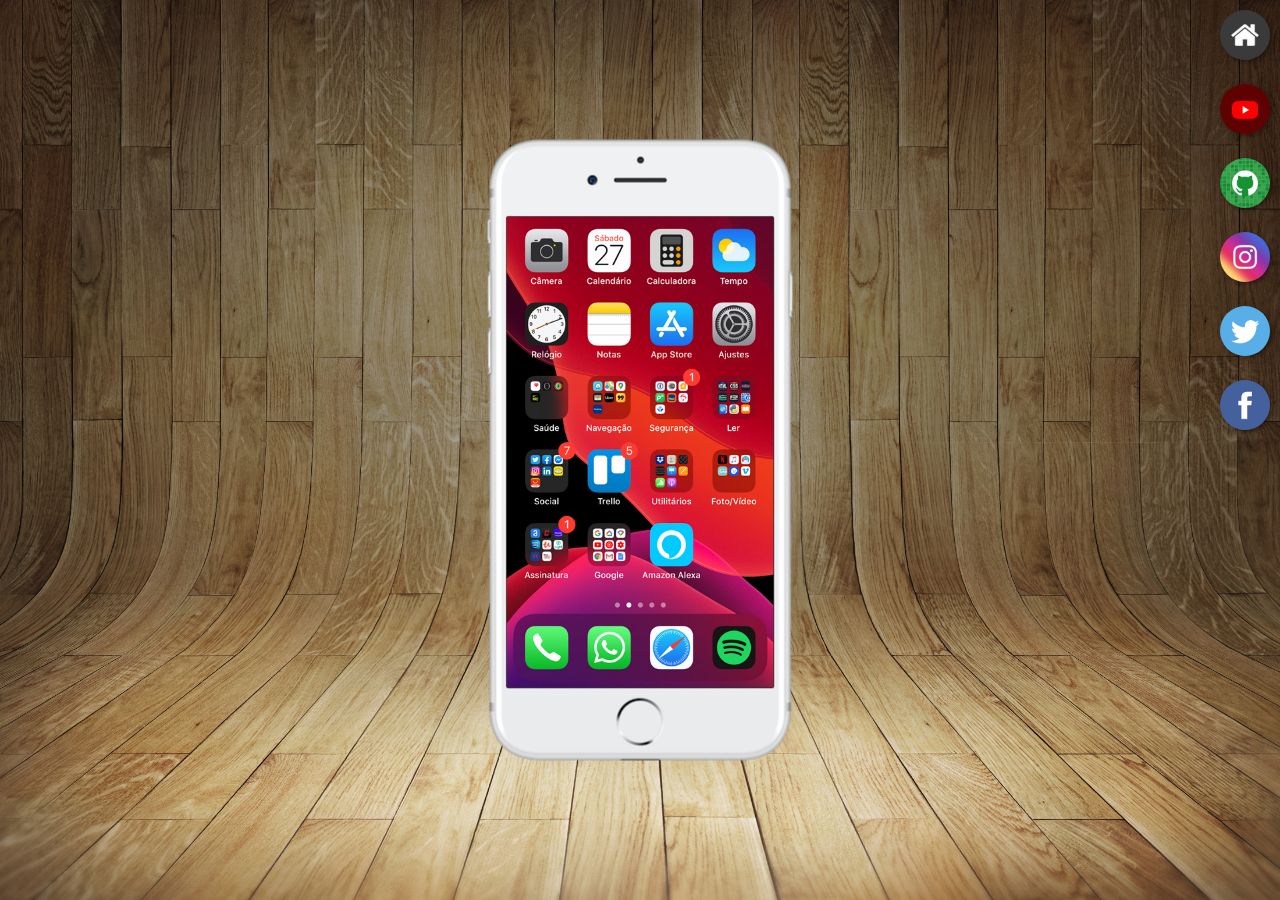
<file: index.html>
<!DOCTYPE html>
<html lang="pt-br">
<head>
    <meta charset="UTF-8">
    <meta http-equiv="X-UA-Compatible" content="IE=edge">
    <meta name="viewport" content="width=device-width, initial-scale=1.0">
    <title>social</title>
    <link rel="shortcut icon" href="pacote-d013/favicon.ico" type="image/x-icon">
    <link rel="stylesheet" href="style.css">
</head>
<body>
    
    <main>
        <section id="telefone">
            <iframe src="home.html" frameborder="0" name="tela" id="tela">
                o navegador não é compativel com isso
            </iframe>
        </section>
        <section id="redes-sociais">
            <a href="home.html" target="tela"> <img src="pacote-d013/imagens/logo-home.jpg" alt=""></a><br>
            <a href="youtube.html" target="tela"><img src="pacote-d013/imagens/logo-youtube.jpg" alt="youtube"></a><br>
            <a href="github.html" target="tela"><img src="pacote-d013/imagens/logo-github.jpg" alt=""></a><br>
            <a href="instagram.html" target="tela"><img src="pacote-d013/imagens/logo-instagram.jpg" alt=""></a><br>
            <a href="twitter.html" target="tela"><img src="pacote-d013/imagens/logo-twitter.jpg" alt="">
            </a><br>
            <a href="facebook.html" target="tela"><img src="pacote-d013/imagens/logo-facebook.jpg" alt=""></a><br>

        </section>
    </main>
</body>
</html>
</file>
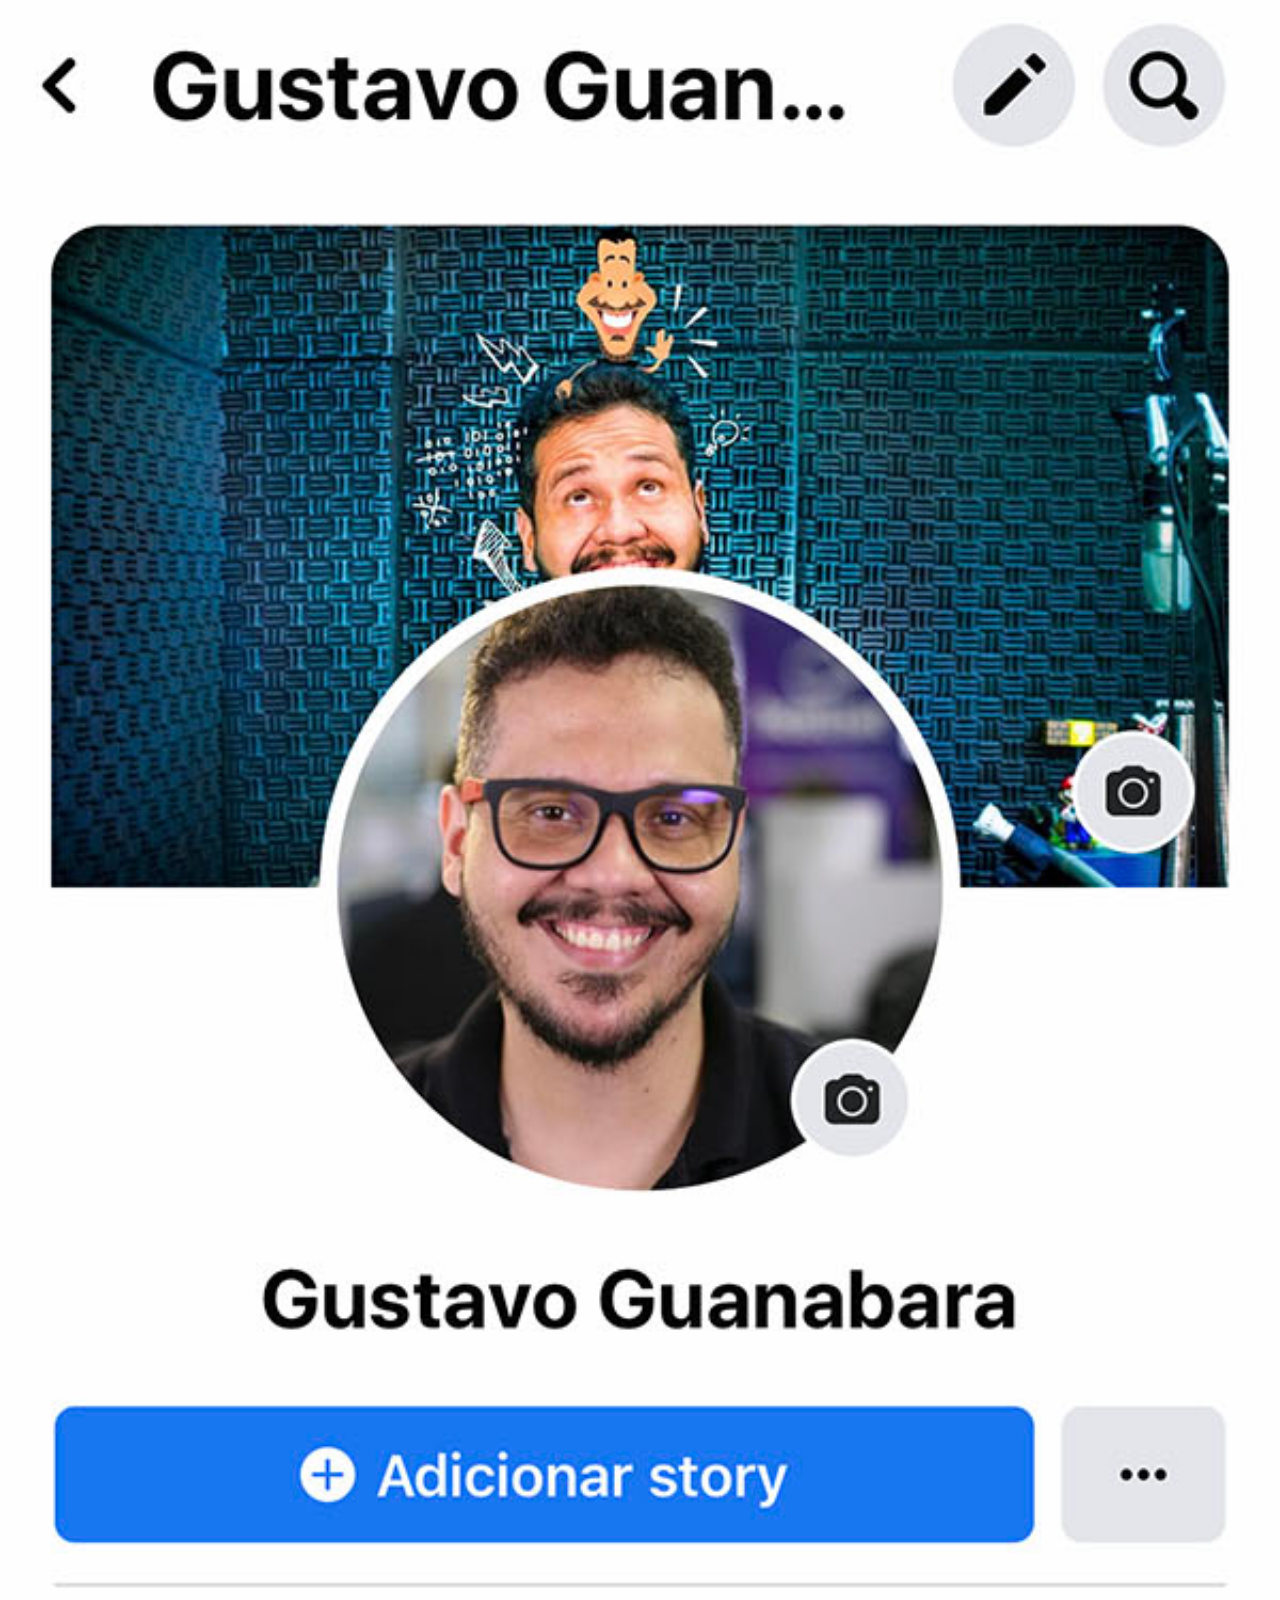
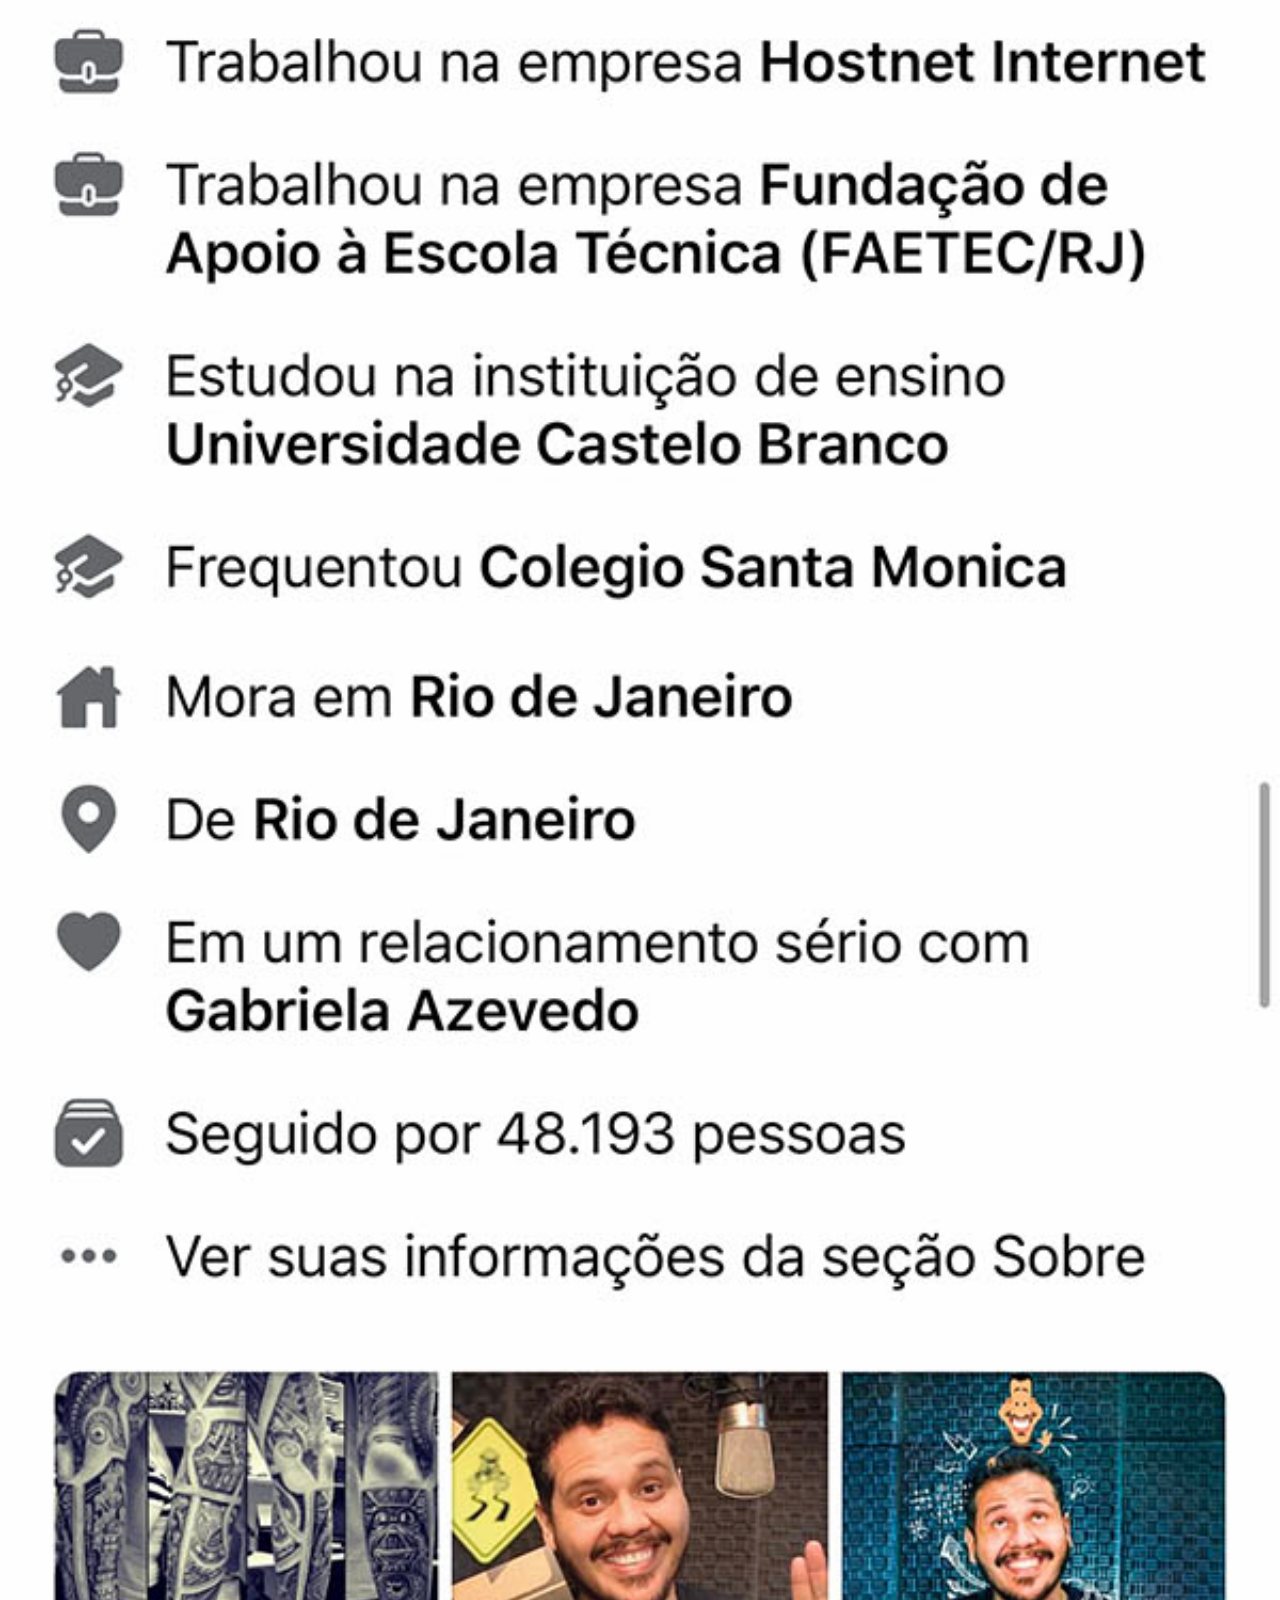
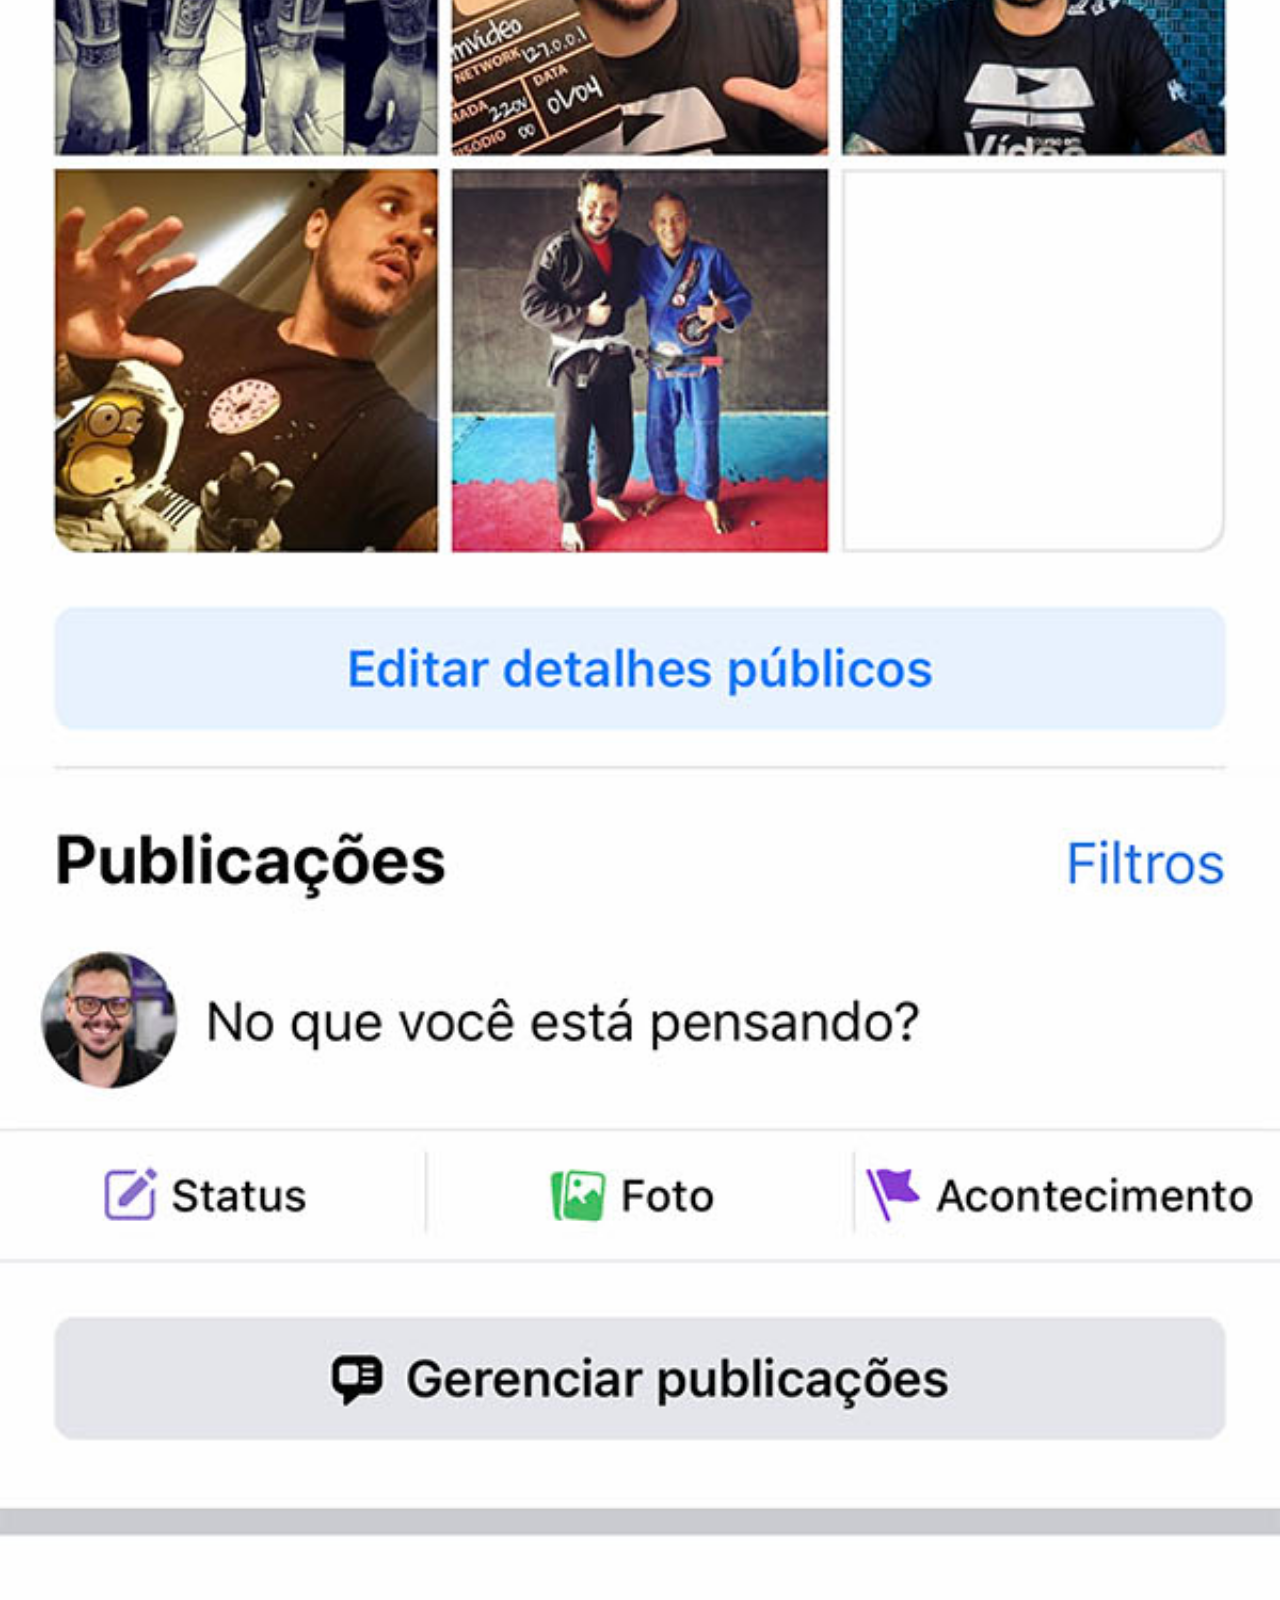
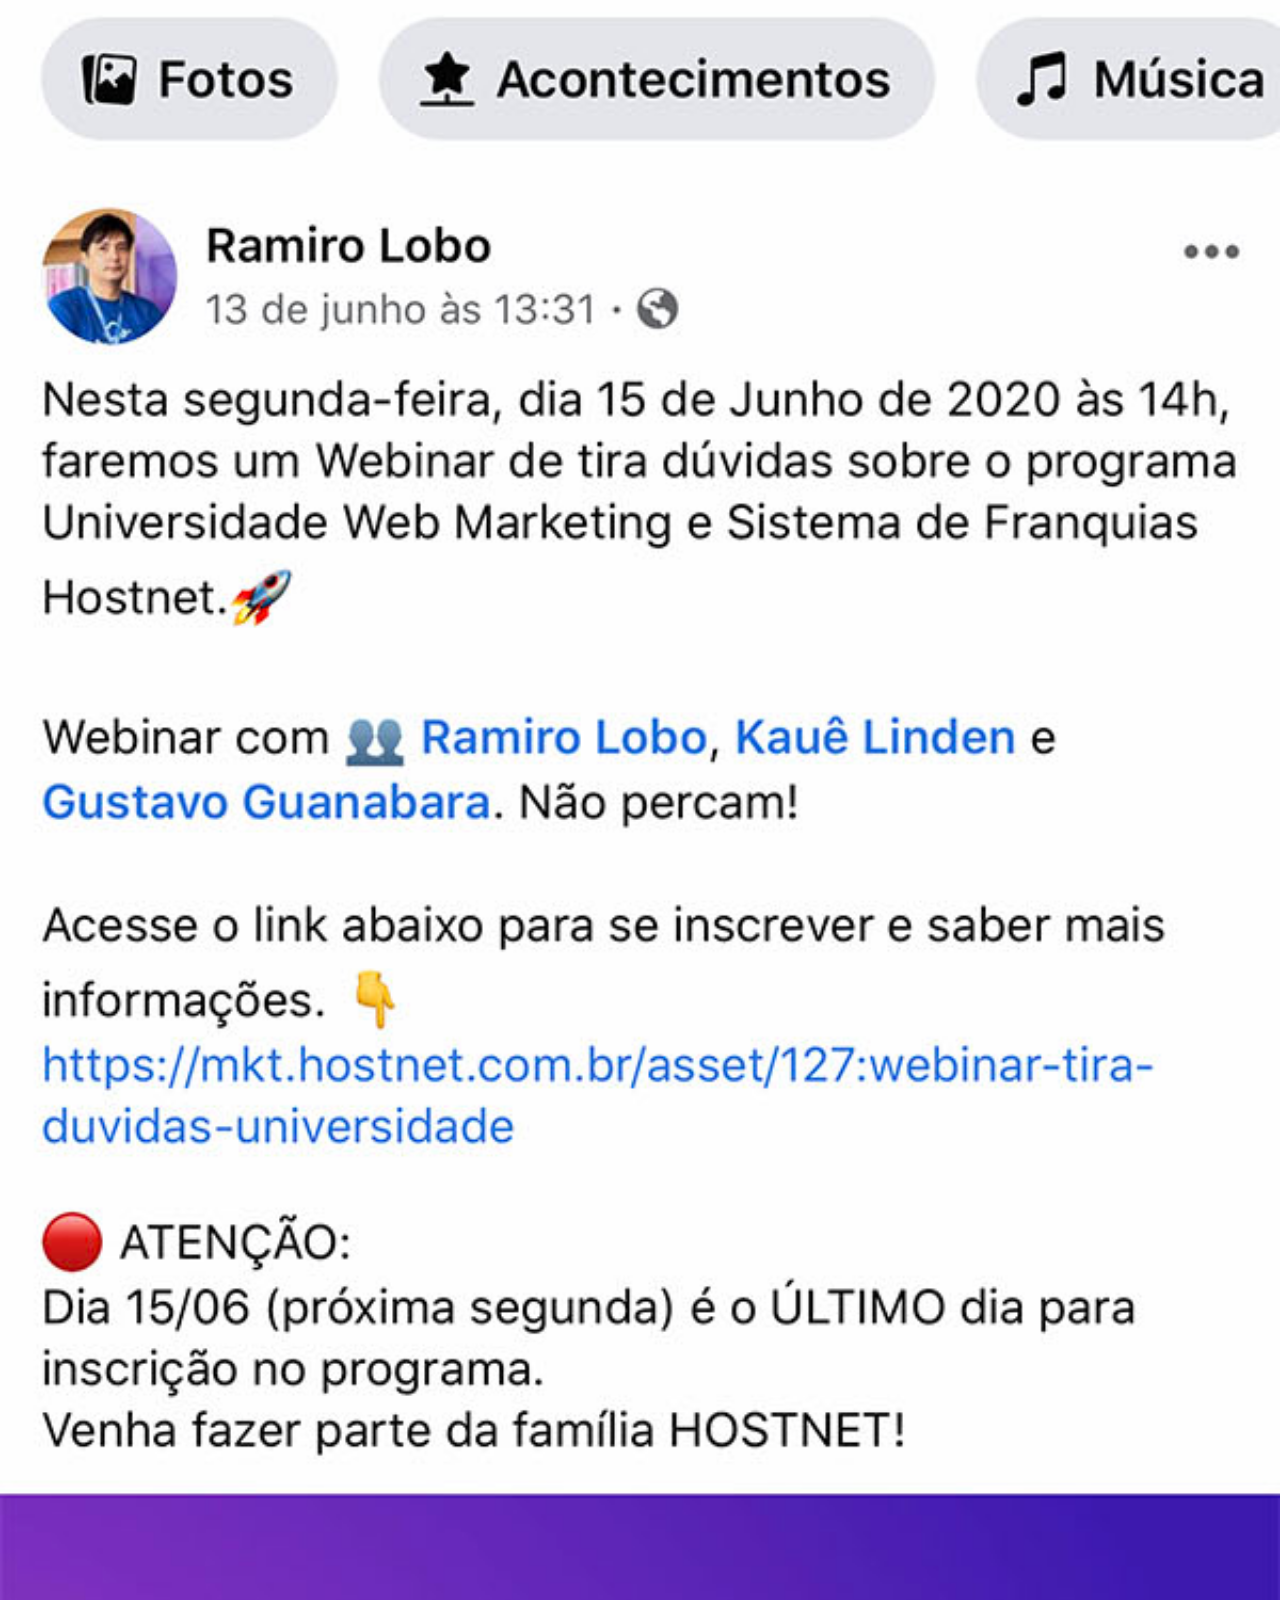
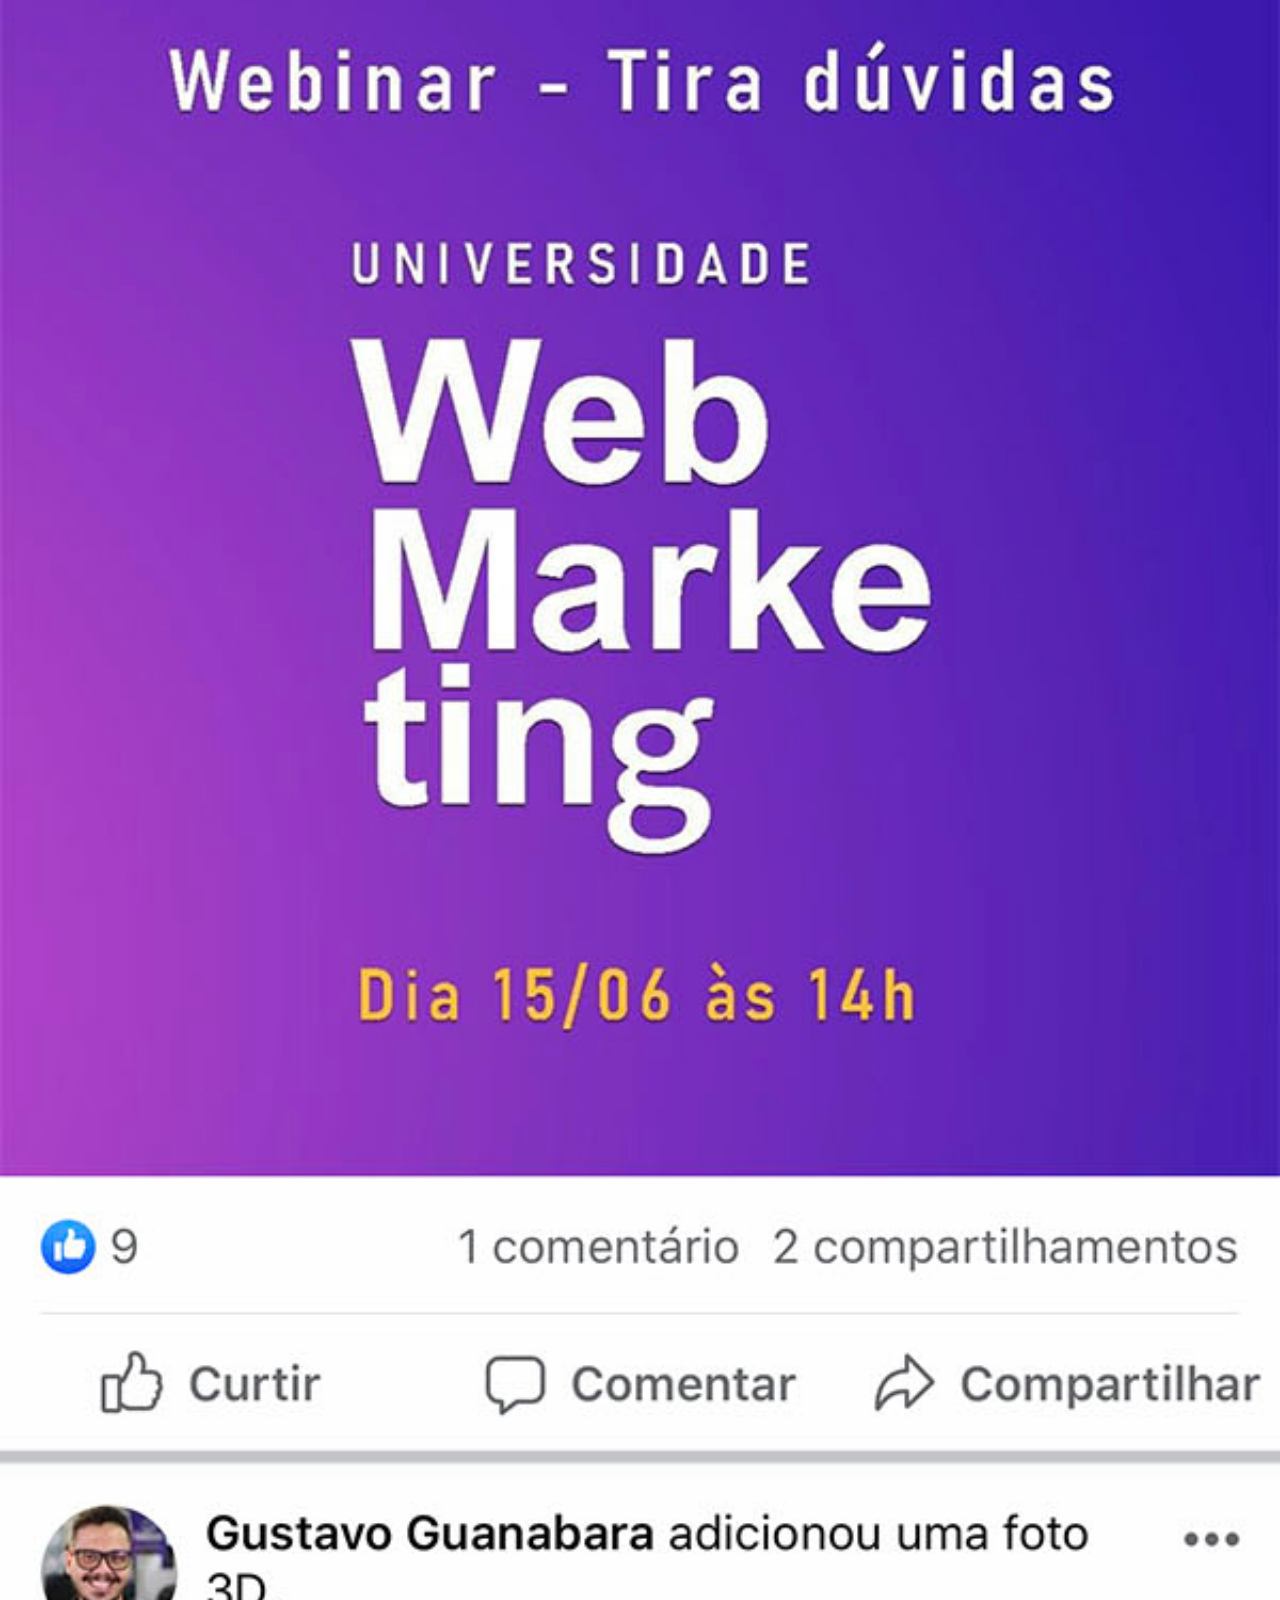
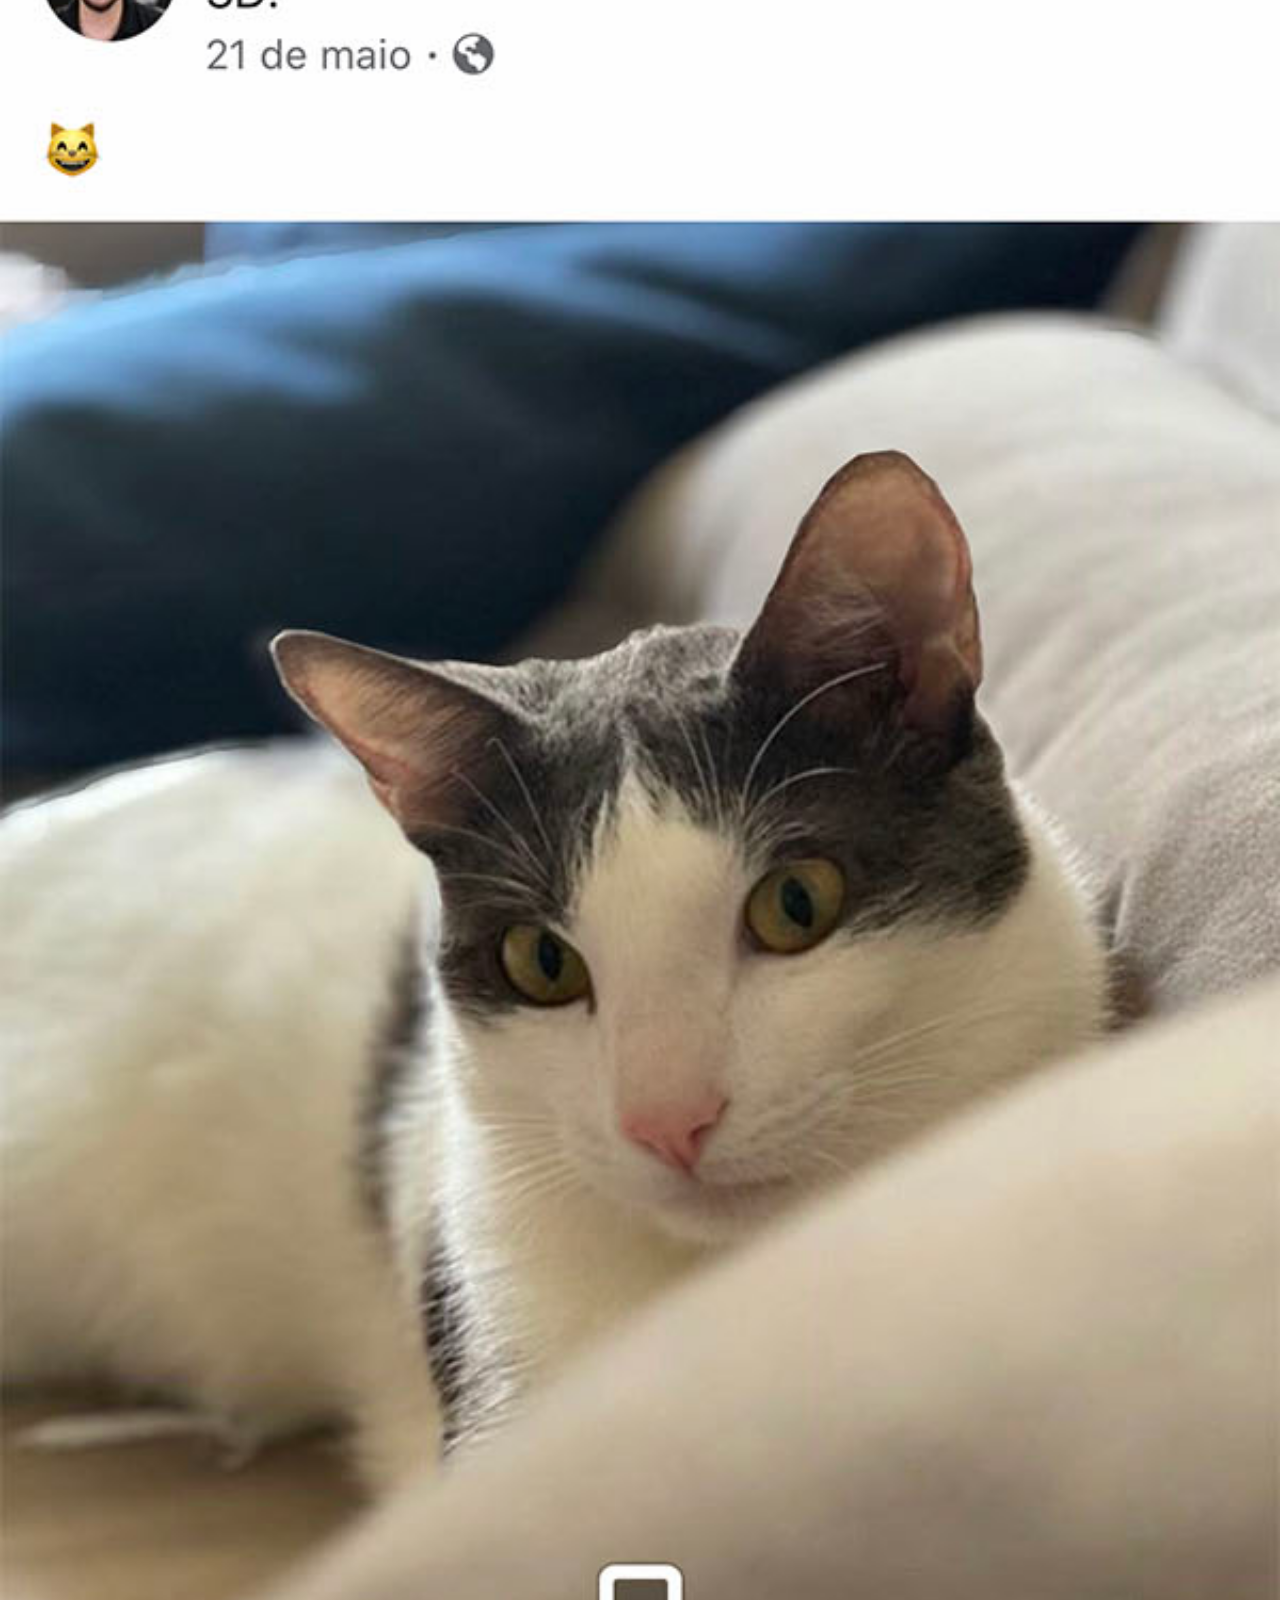
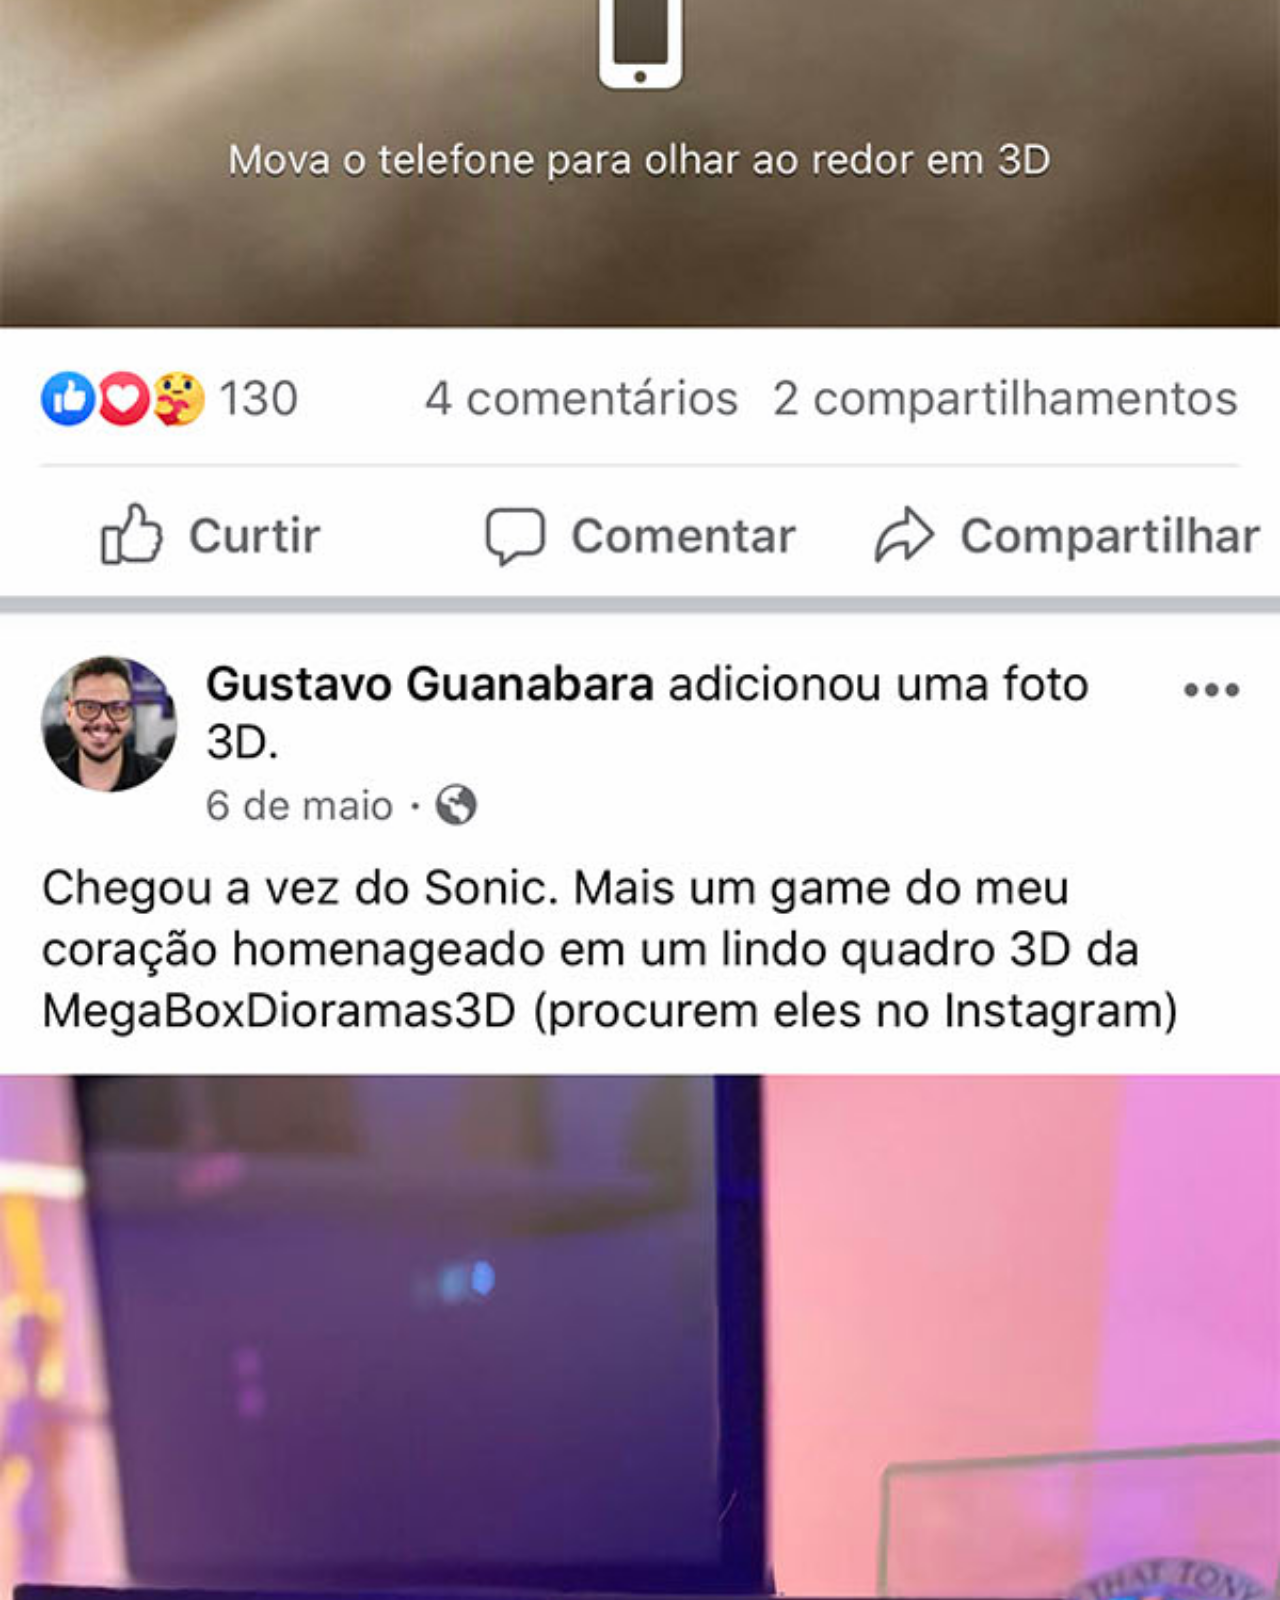
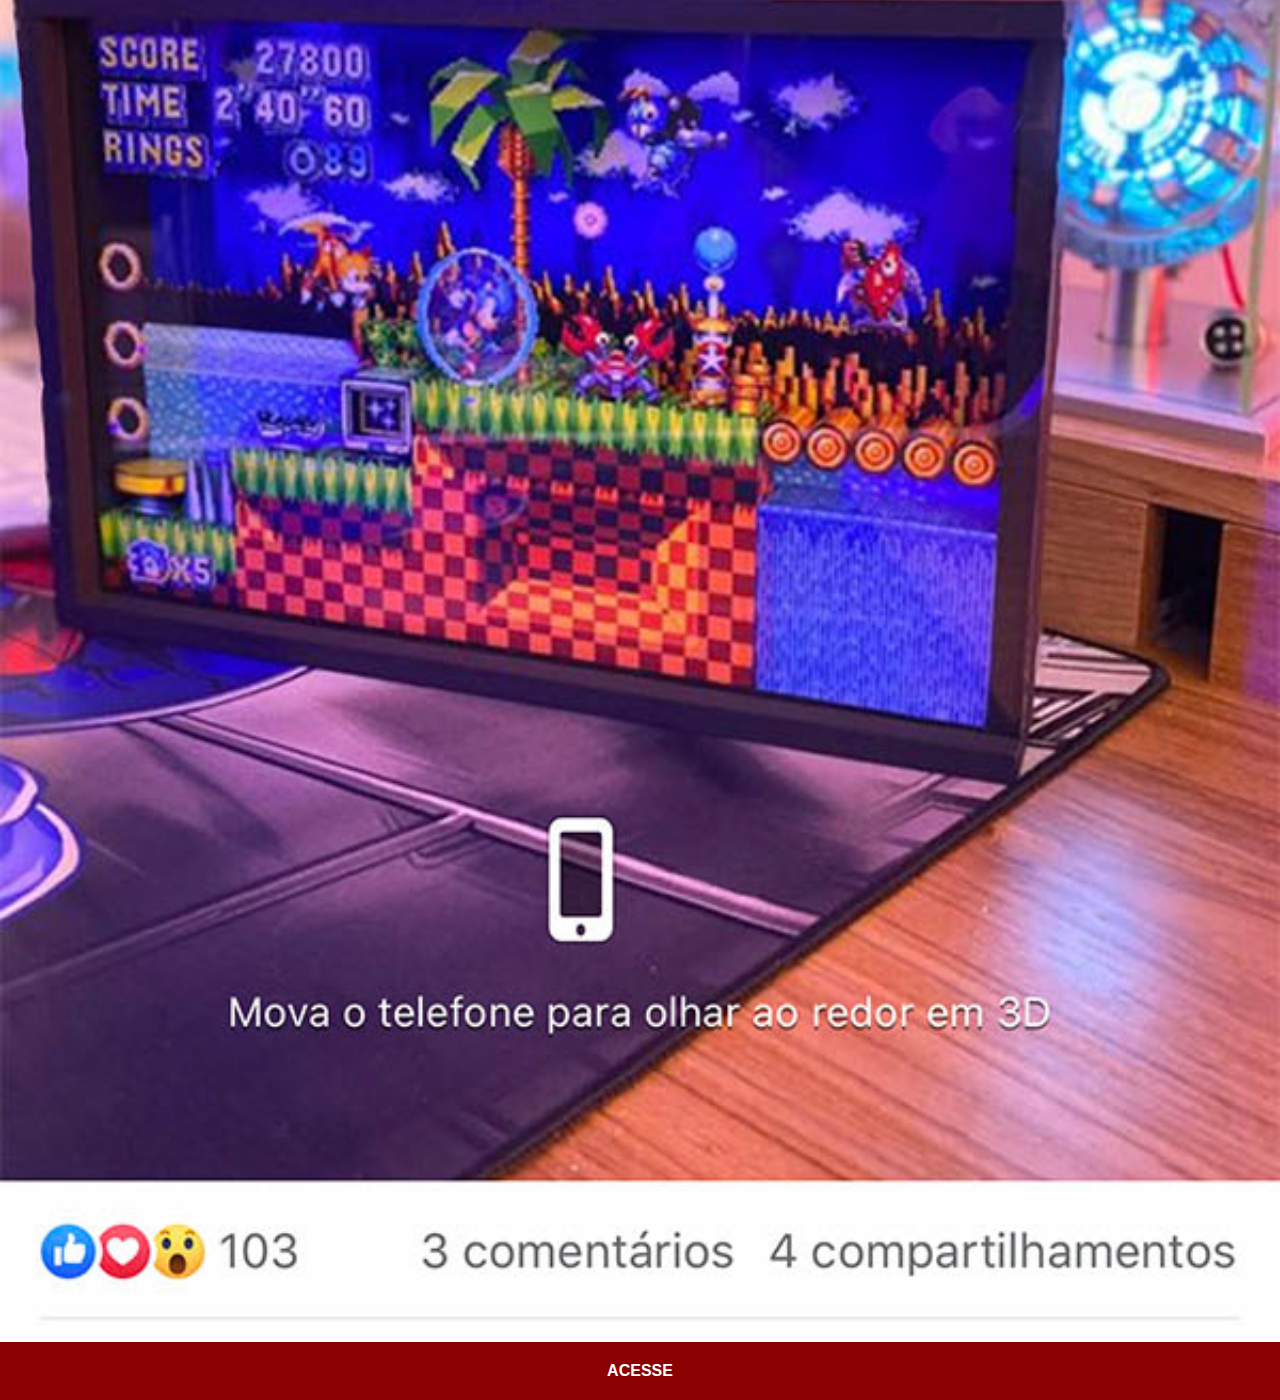
<file: facebook.html>
<!DOCTYPE html>
<html lang="en">
<head>
    <meta charset="UTF-8">
    <meta http-equiv="X-UA-Compatible" content="IE=edge">
    <meta name="viewport" content="width=device-width, initial-scale=1.0">
    <title>facebook</title>
    <link rel="stylesheet" href="estilos/social.css">
</head>
<body>
    <img src="pacote-d013/imagens/tela-facebook.jpg" alt="facebook">
    <a href="https://facebook.com/gustavoguanabara" target="_blank">ACESSE</a>
</body>
</html>
</file>
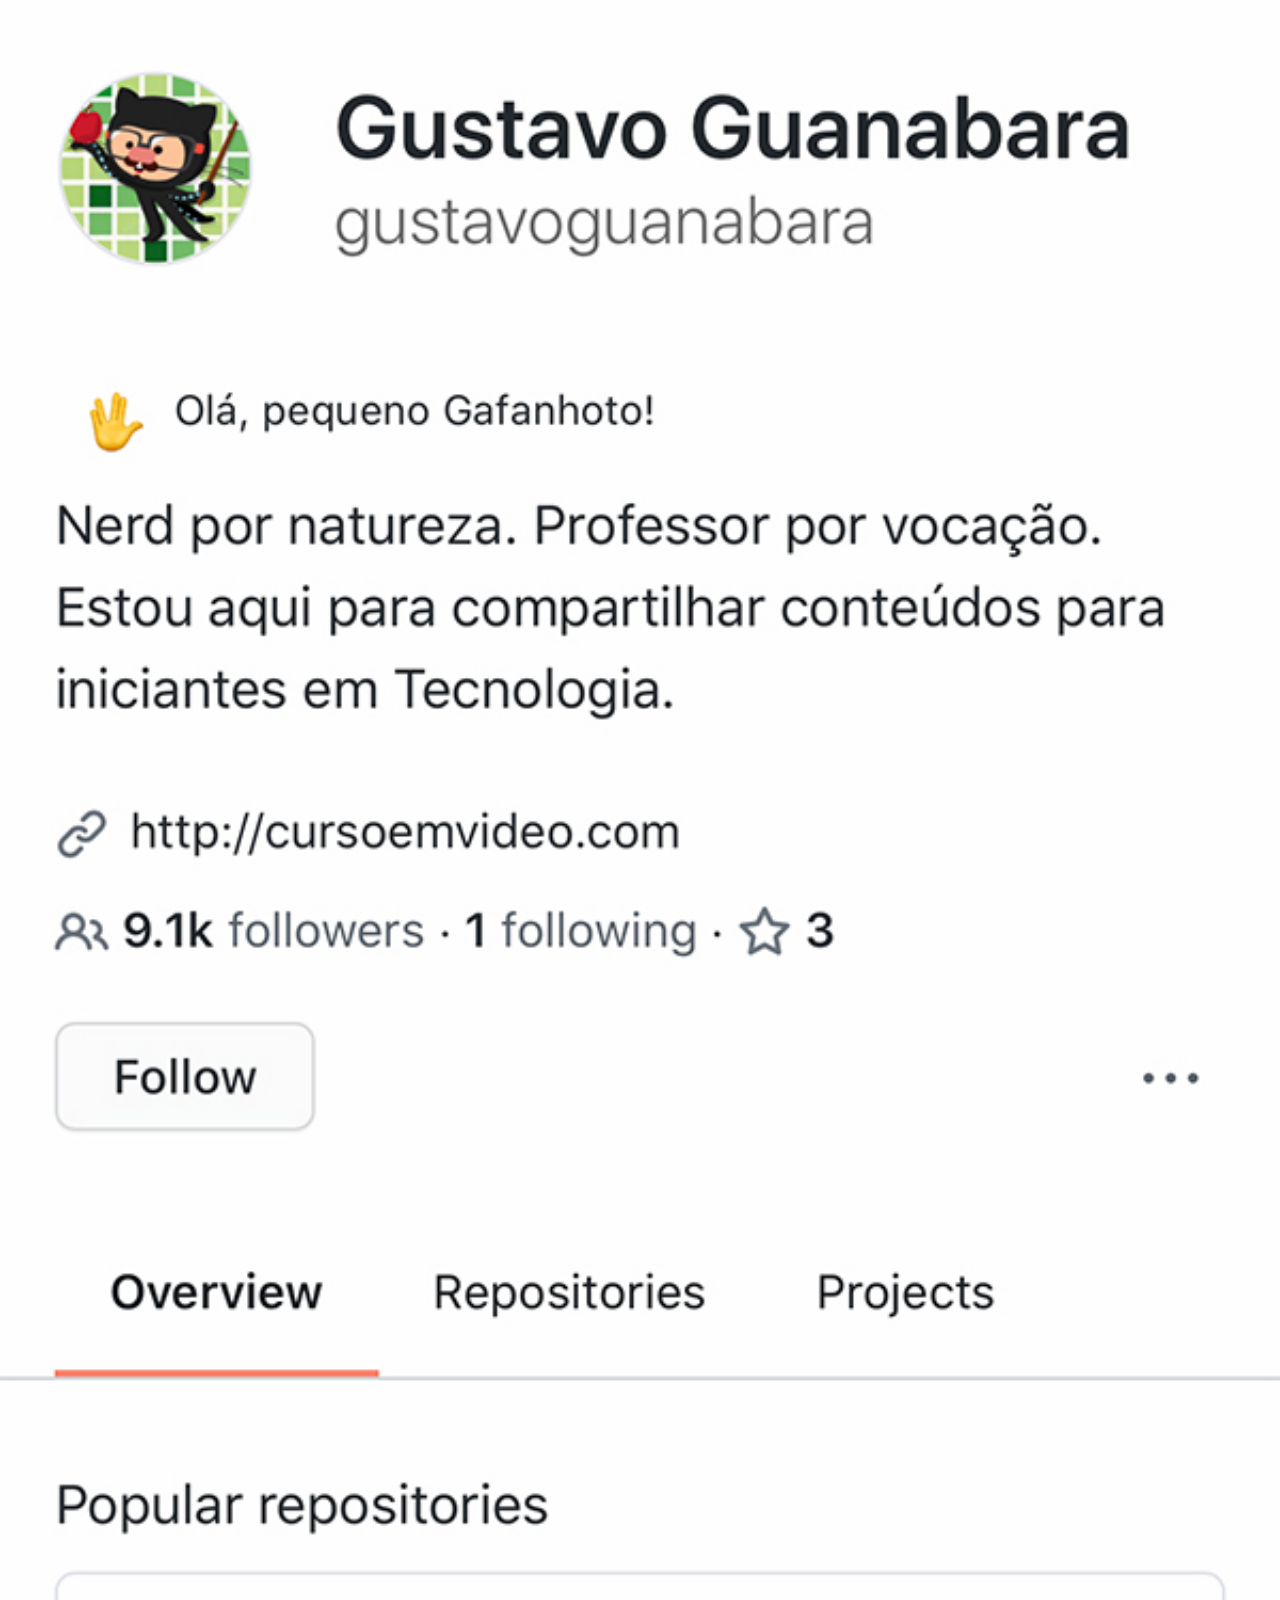
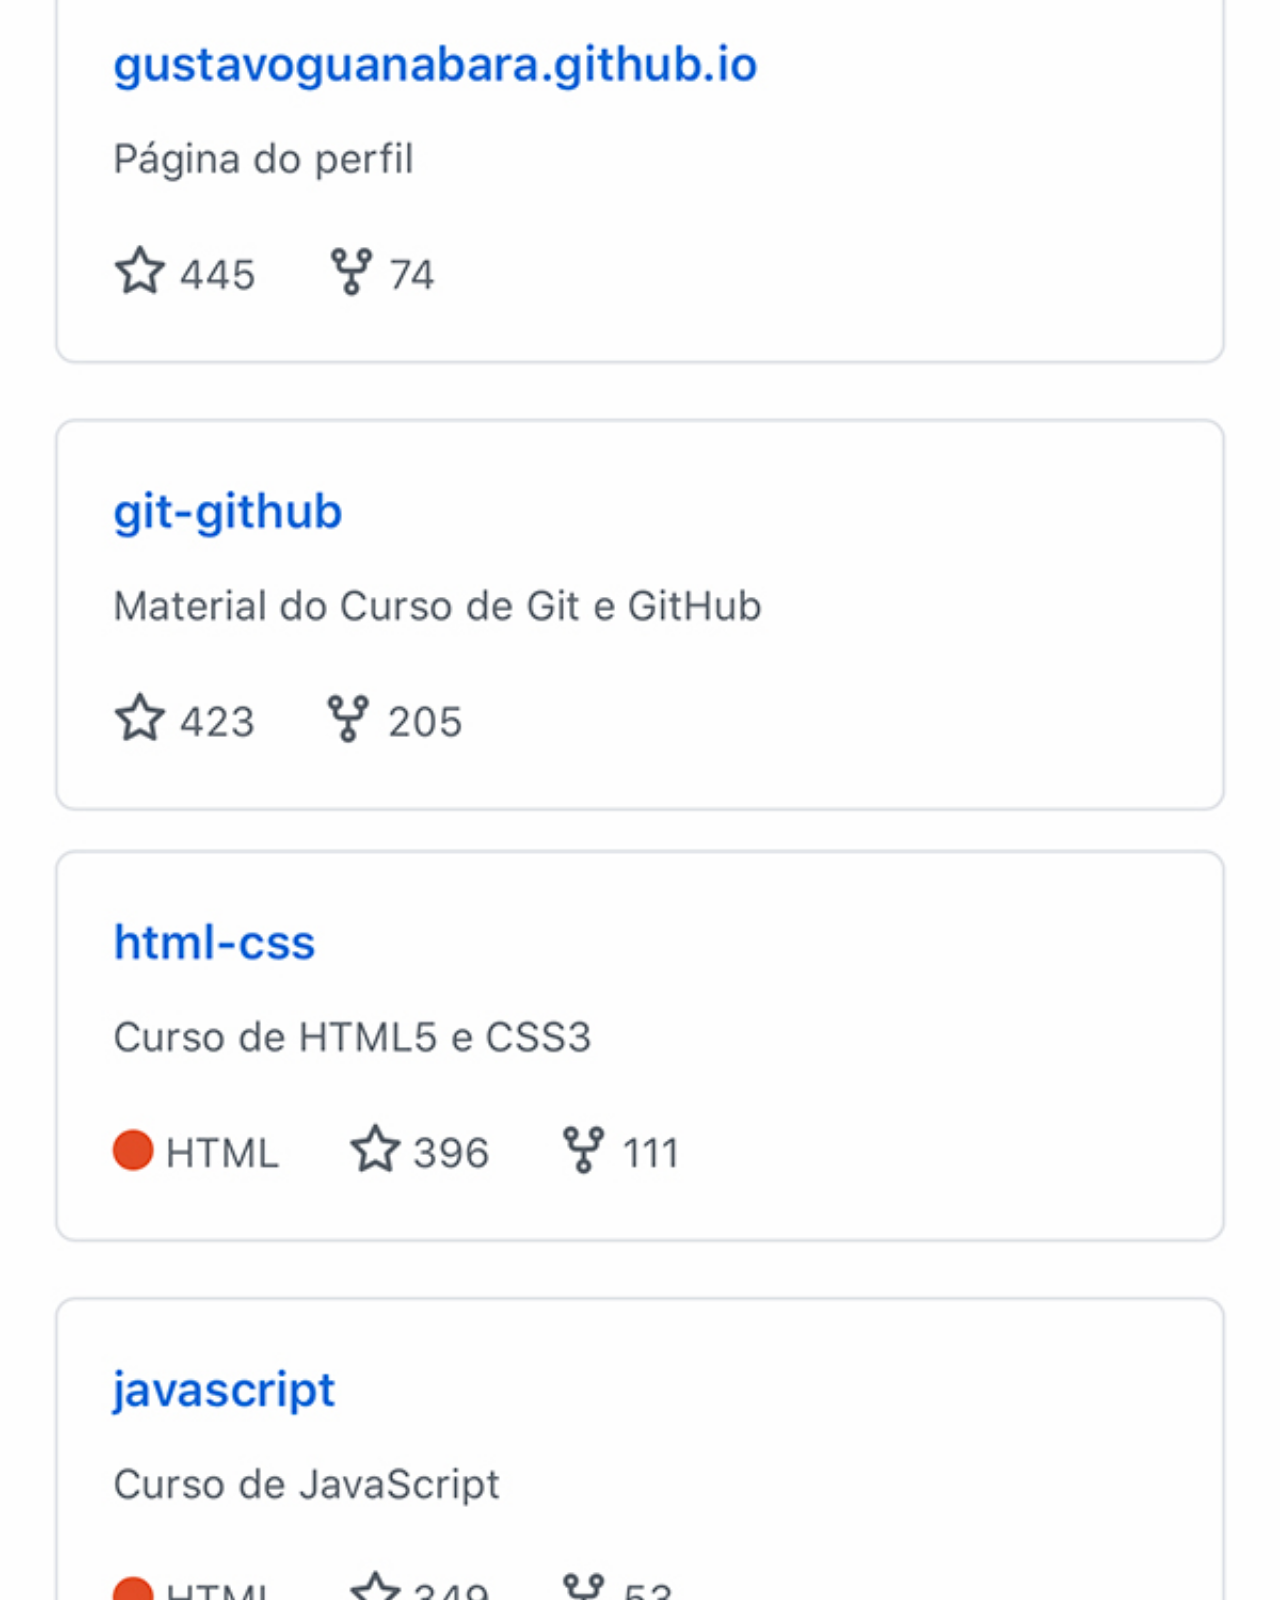
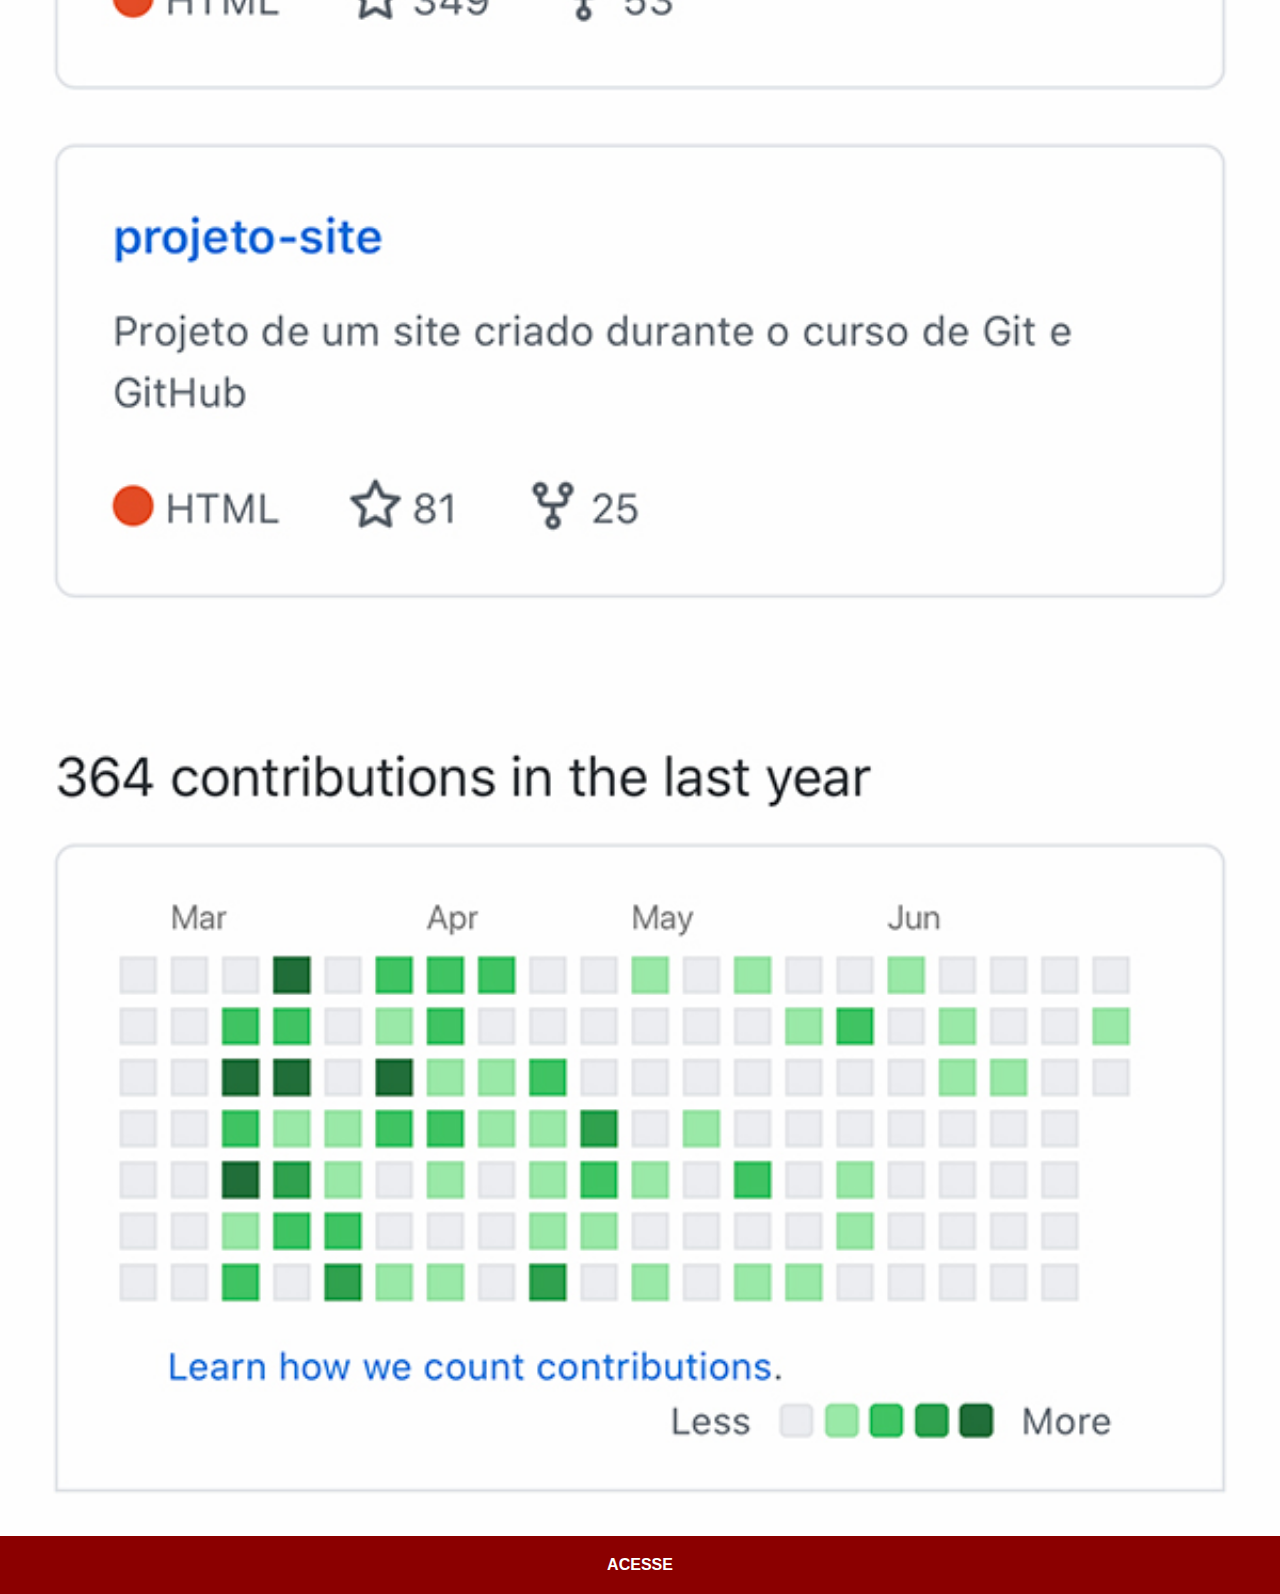
<file: github.html>
<!DOCTYPE html>
<html lang="en">
<head>
    <meta charset="UTF-8">
    <meta http-equiv="X-UA-Compatible" content="IE=edge">
    <meta name="viewport" content="width=device-width, initial-scale=1.0">
    <title>github</title>
    <link rel="stylesheet" href="estilos/social.css">
</head>
<body>
    <img src="pacote-d013/imagens/tela-github.jpg" alt="github">
    <a href="https://github.com/gustavoguanabara/" target="_blank">ACESSE</a>
</body>
</html>
</file>
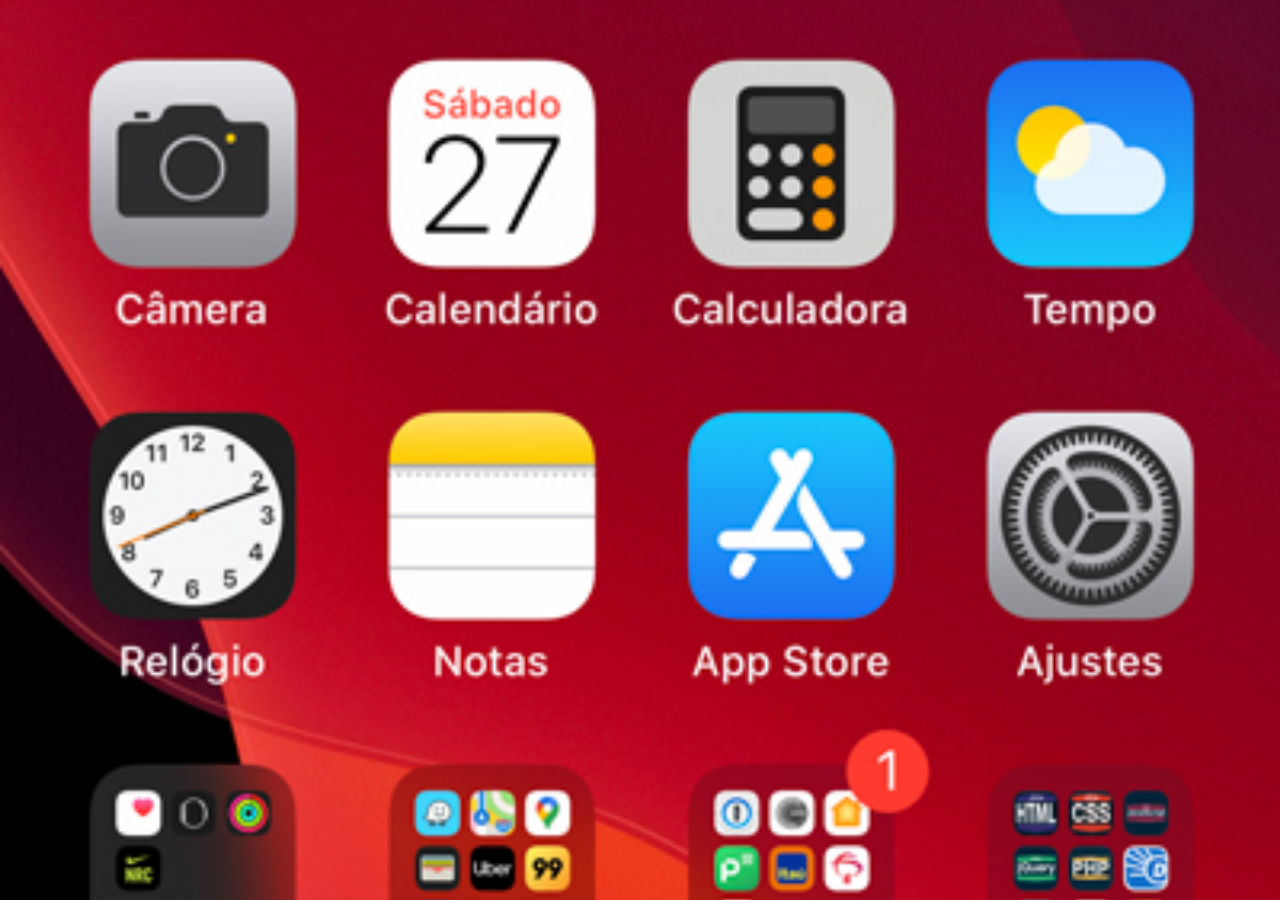
<file: home.html>
<!DOCTYPE html>
<html lang="pt-br">
<head>
    <meta charset="UTF-8">
    <meta http-equiv="X-UA-Compatible" content="IE=edge">
    <meta name="viewport" content="width=device-width, initial-scale=1.0">
    <title>home</title>
    <style>
        *{margin: 0px;
        padding: 0px;
    }
    body{
        width: 100vw;
        height: 100vh;
        background: black url('pacote-d013/imagens/tela-home.jpg');
        background-size: cover;
    }
    </style>
</head>
<body>
    
</body>
</html>
</file>
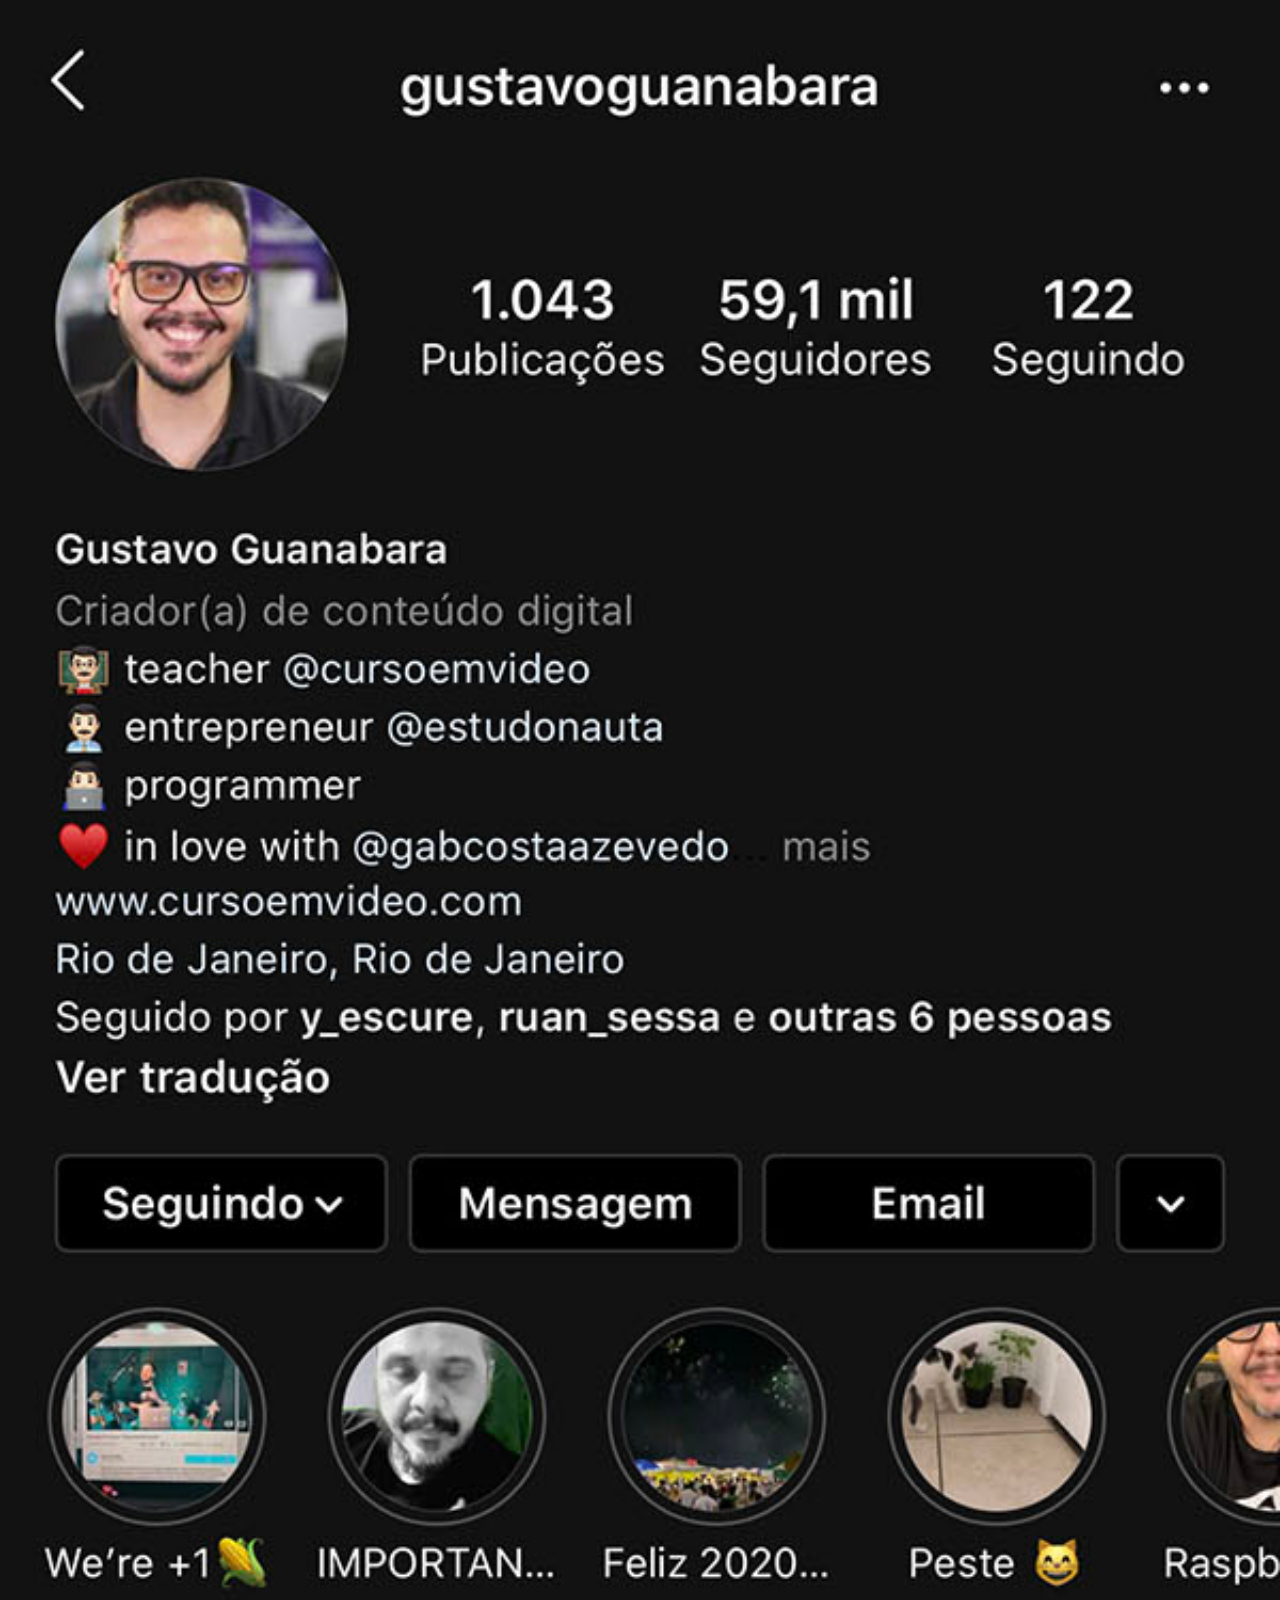
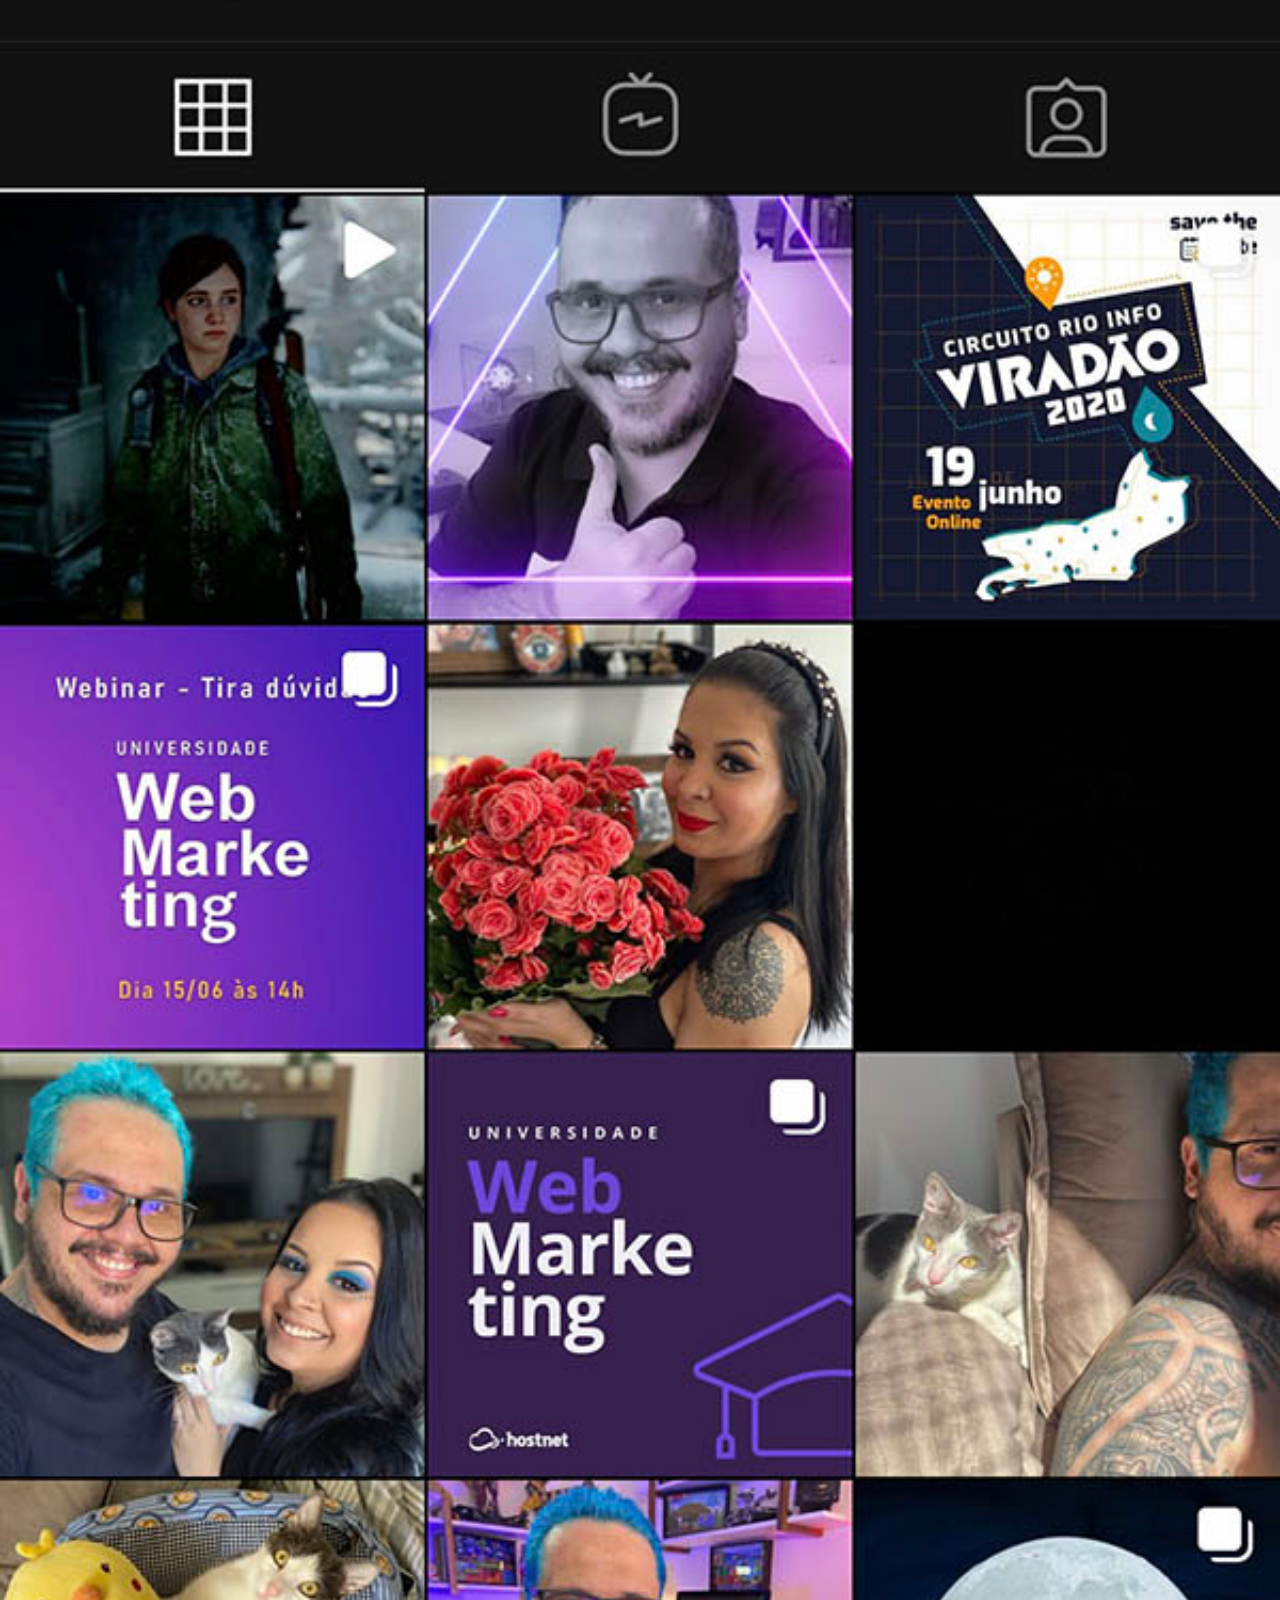
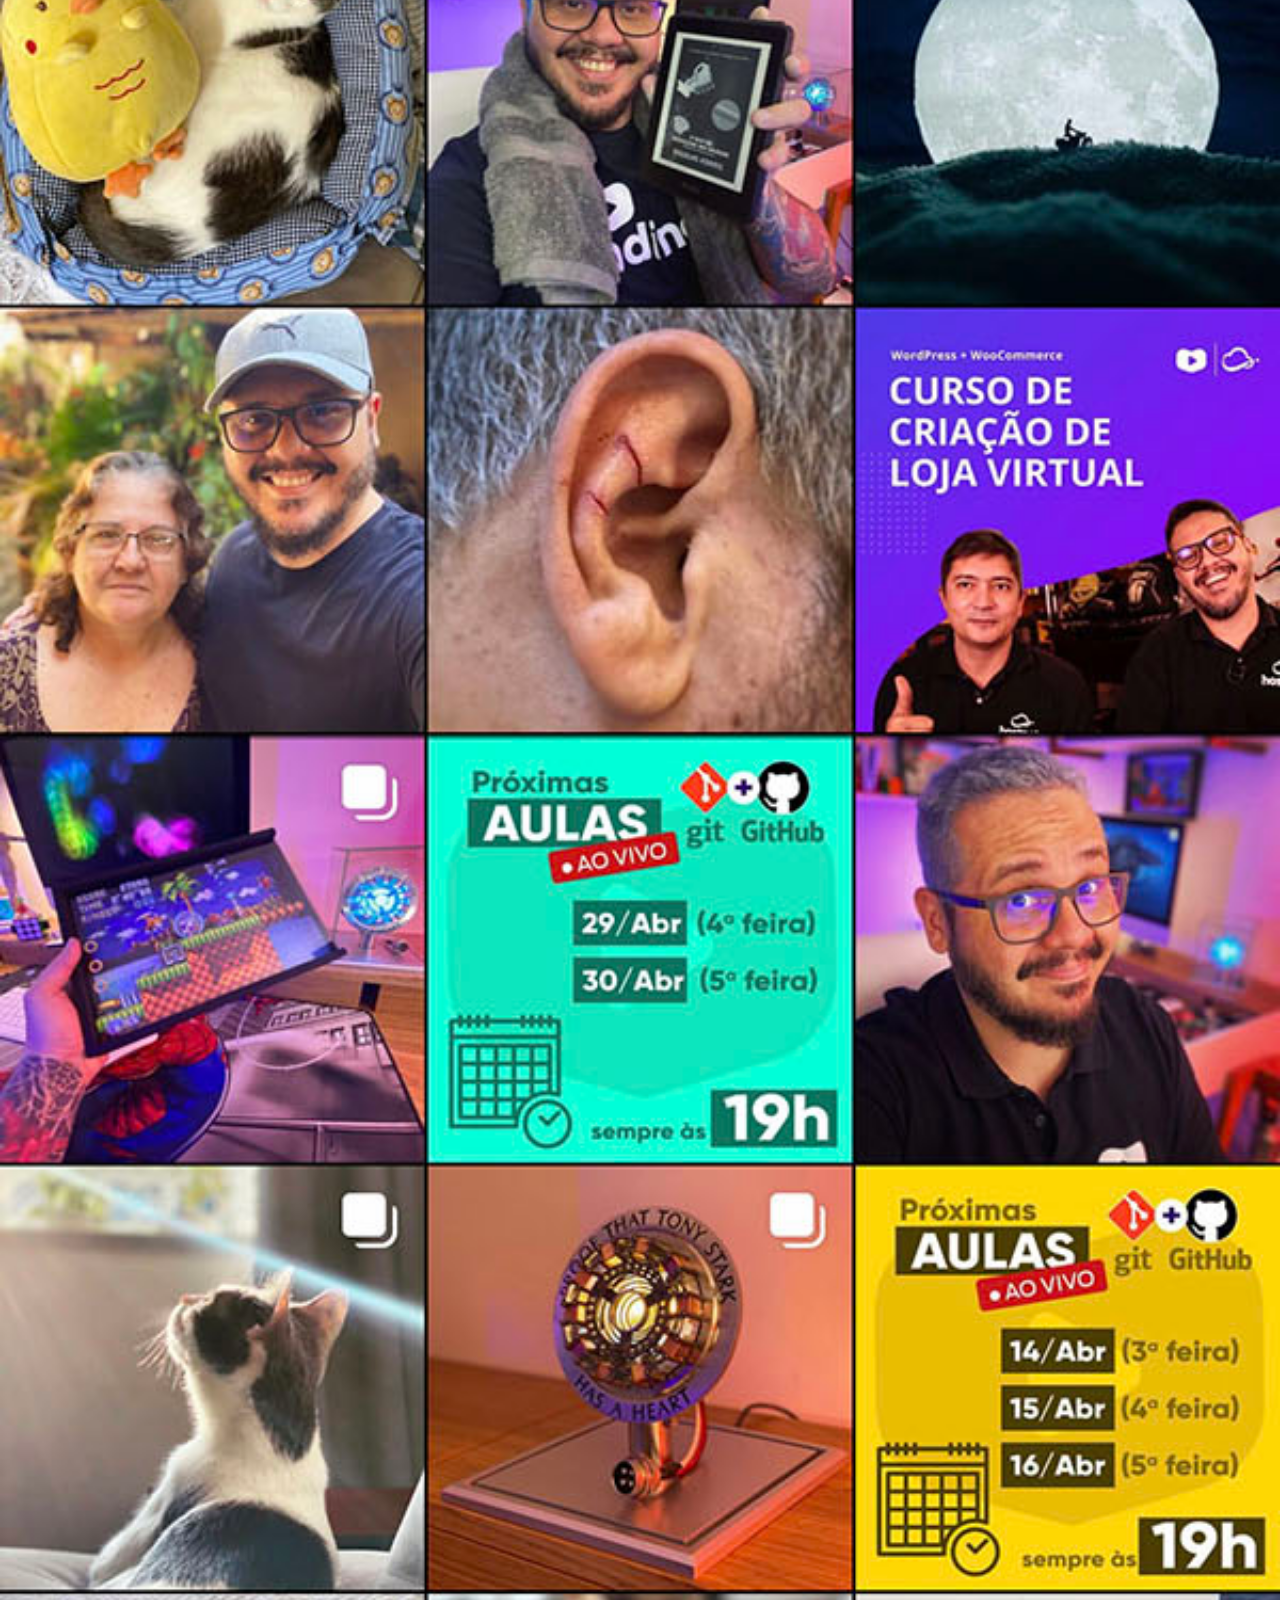
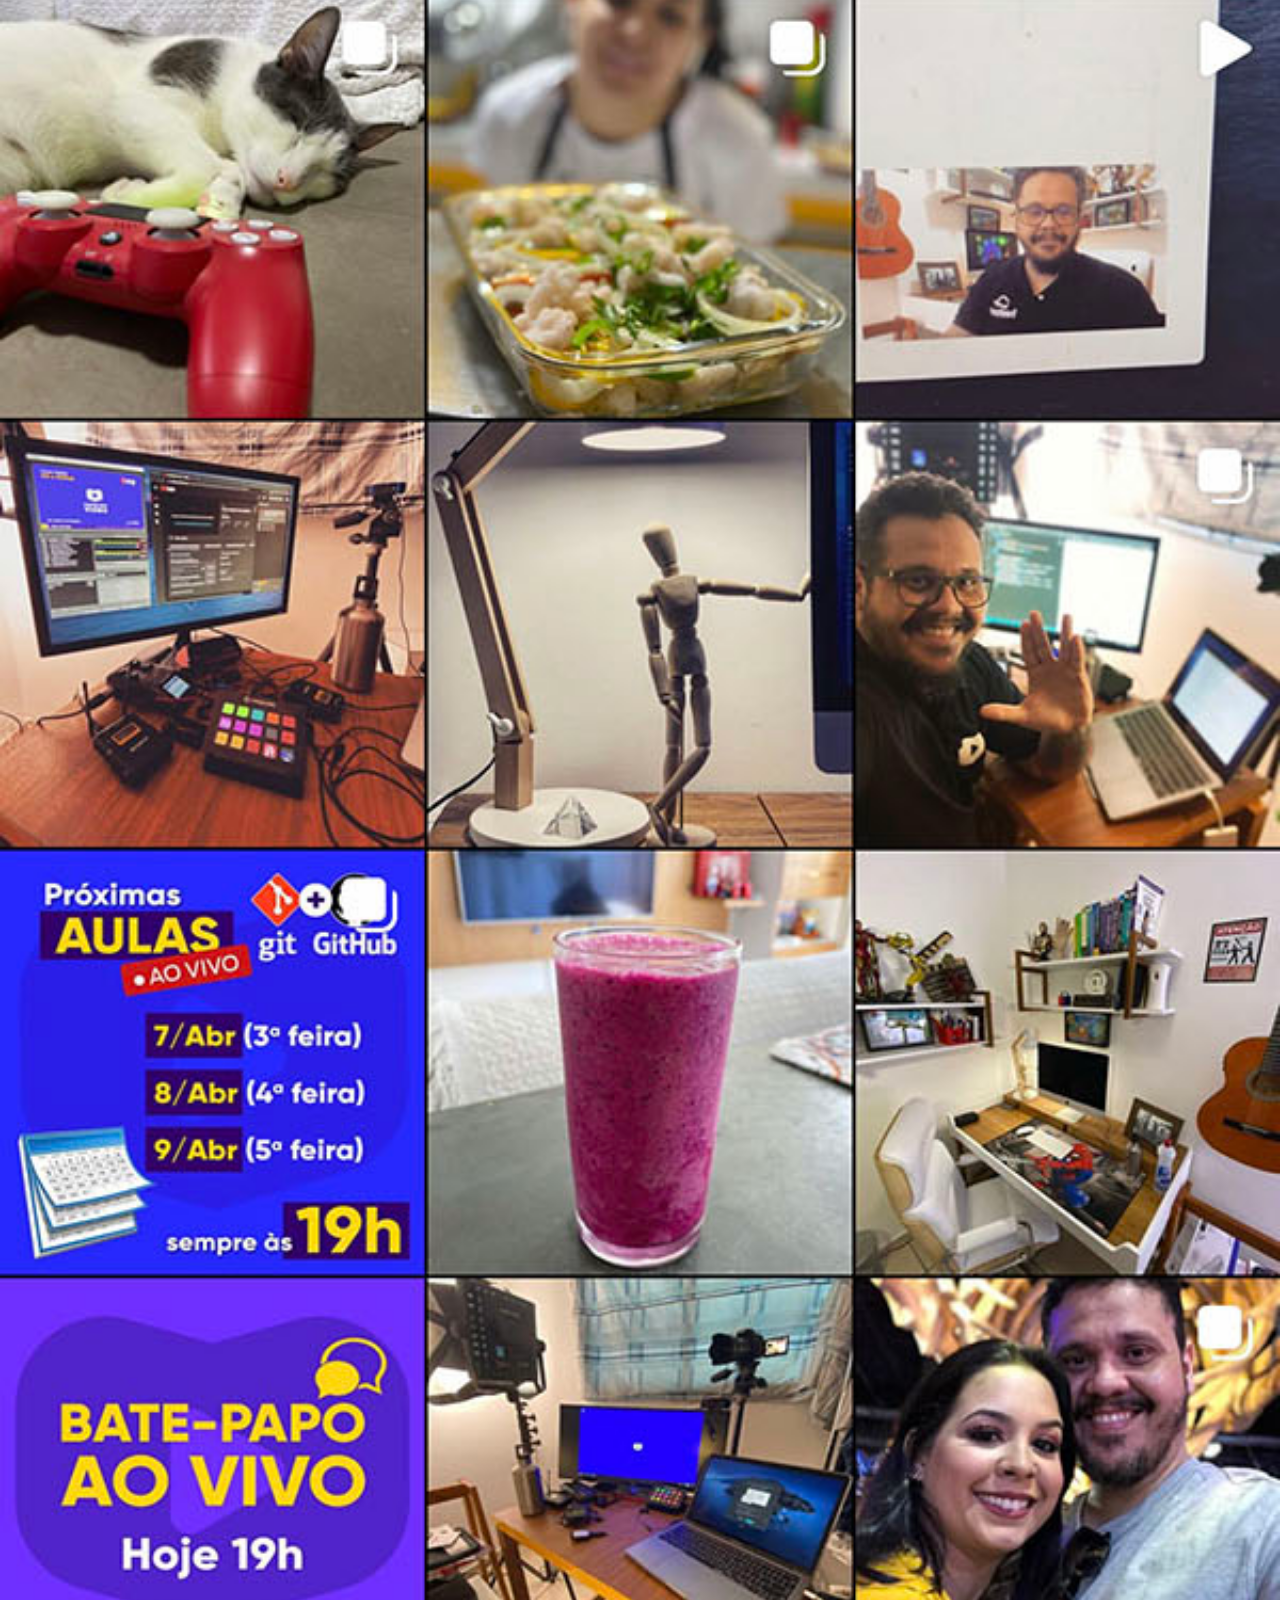
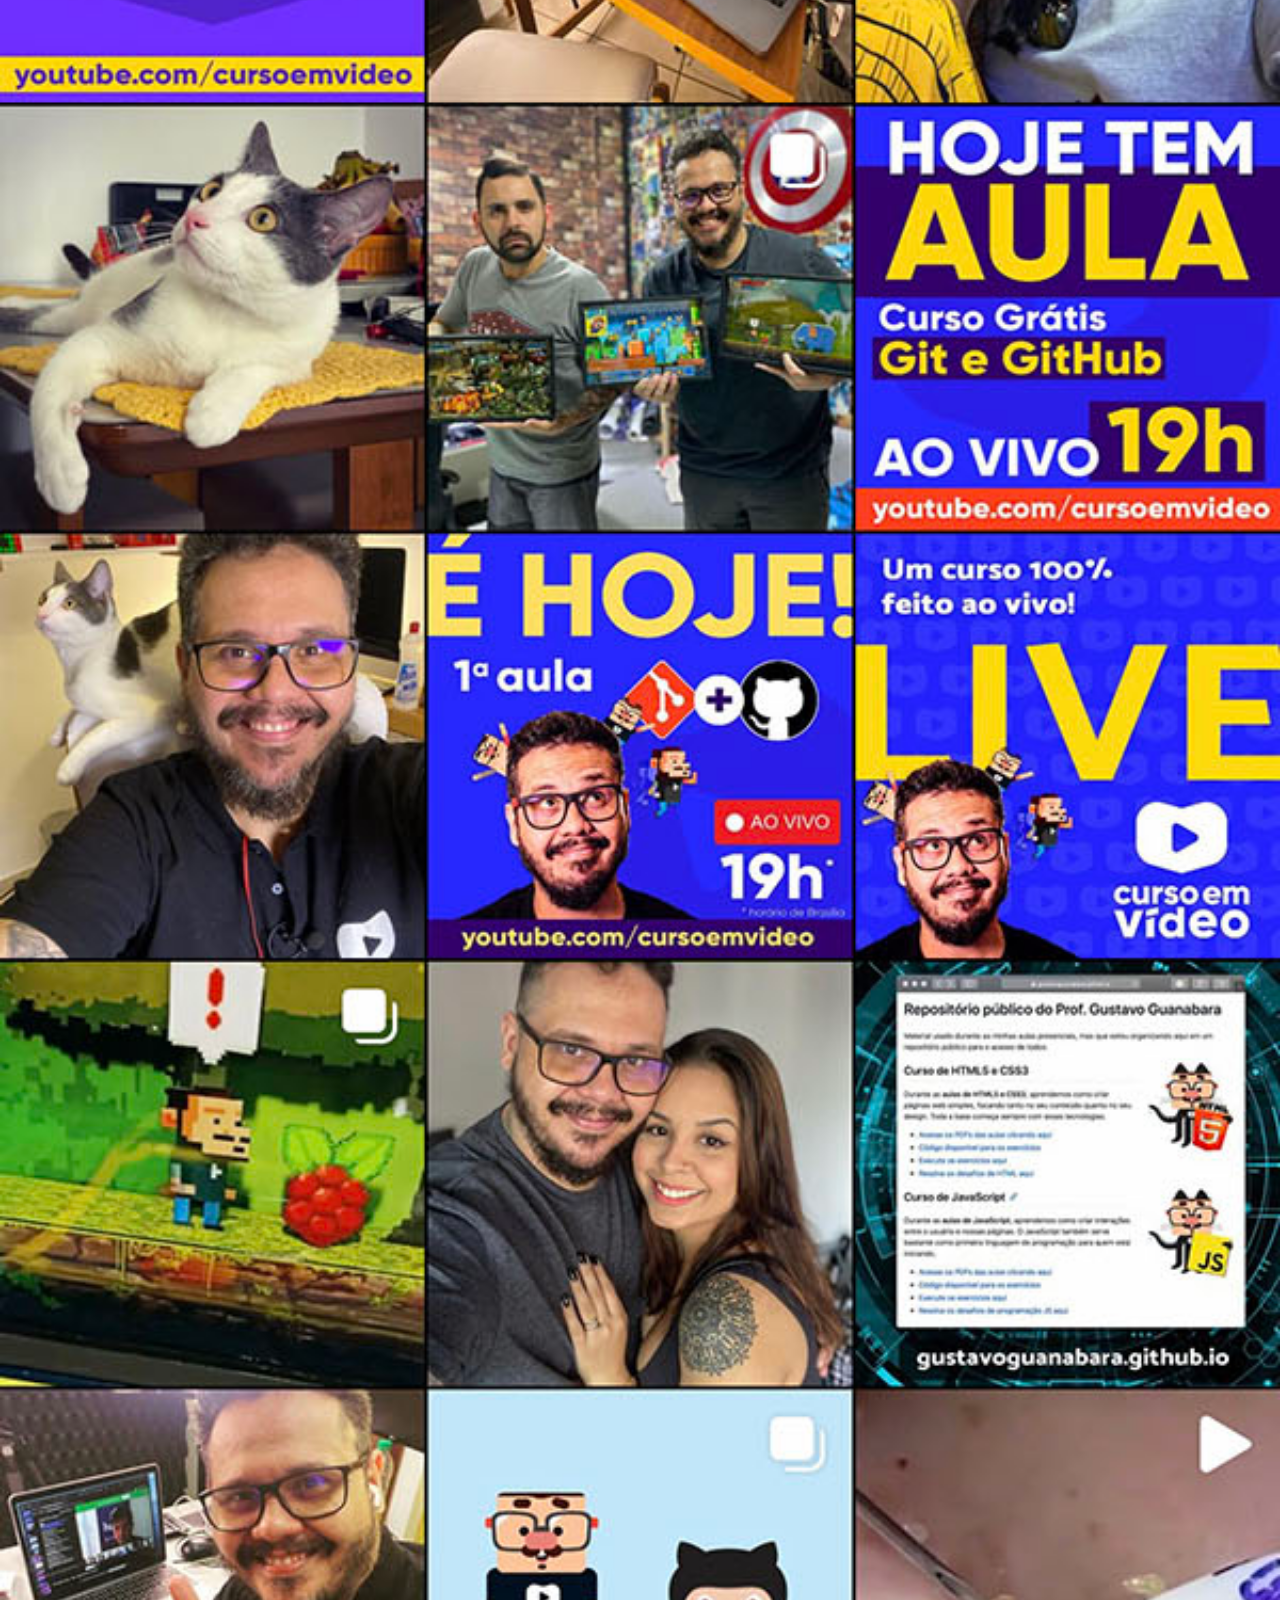
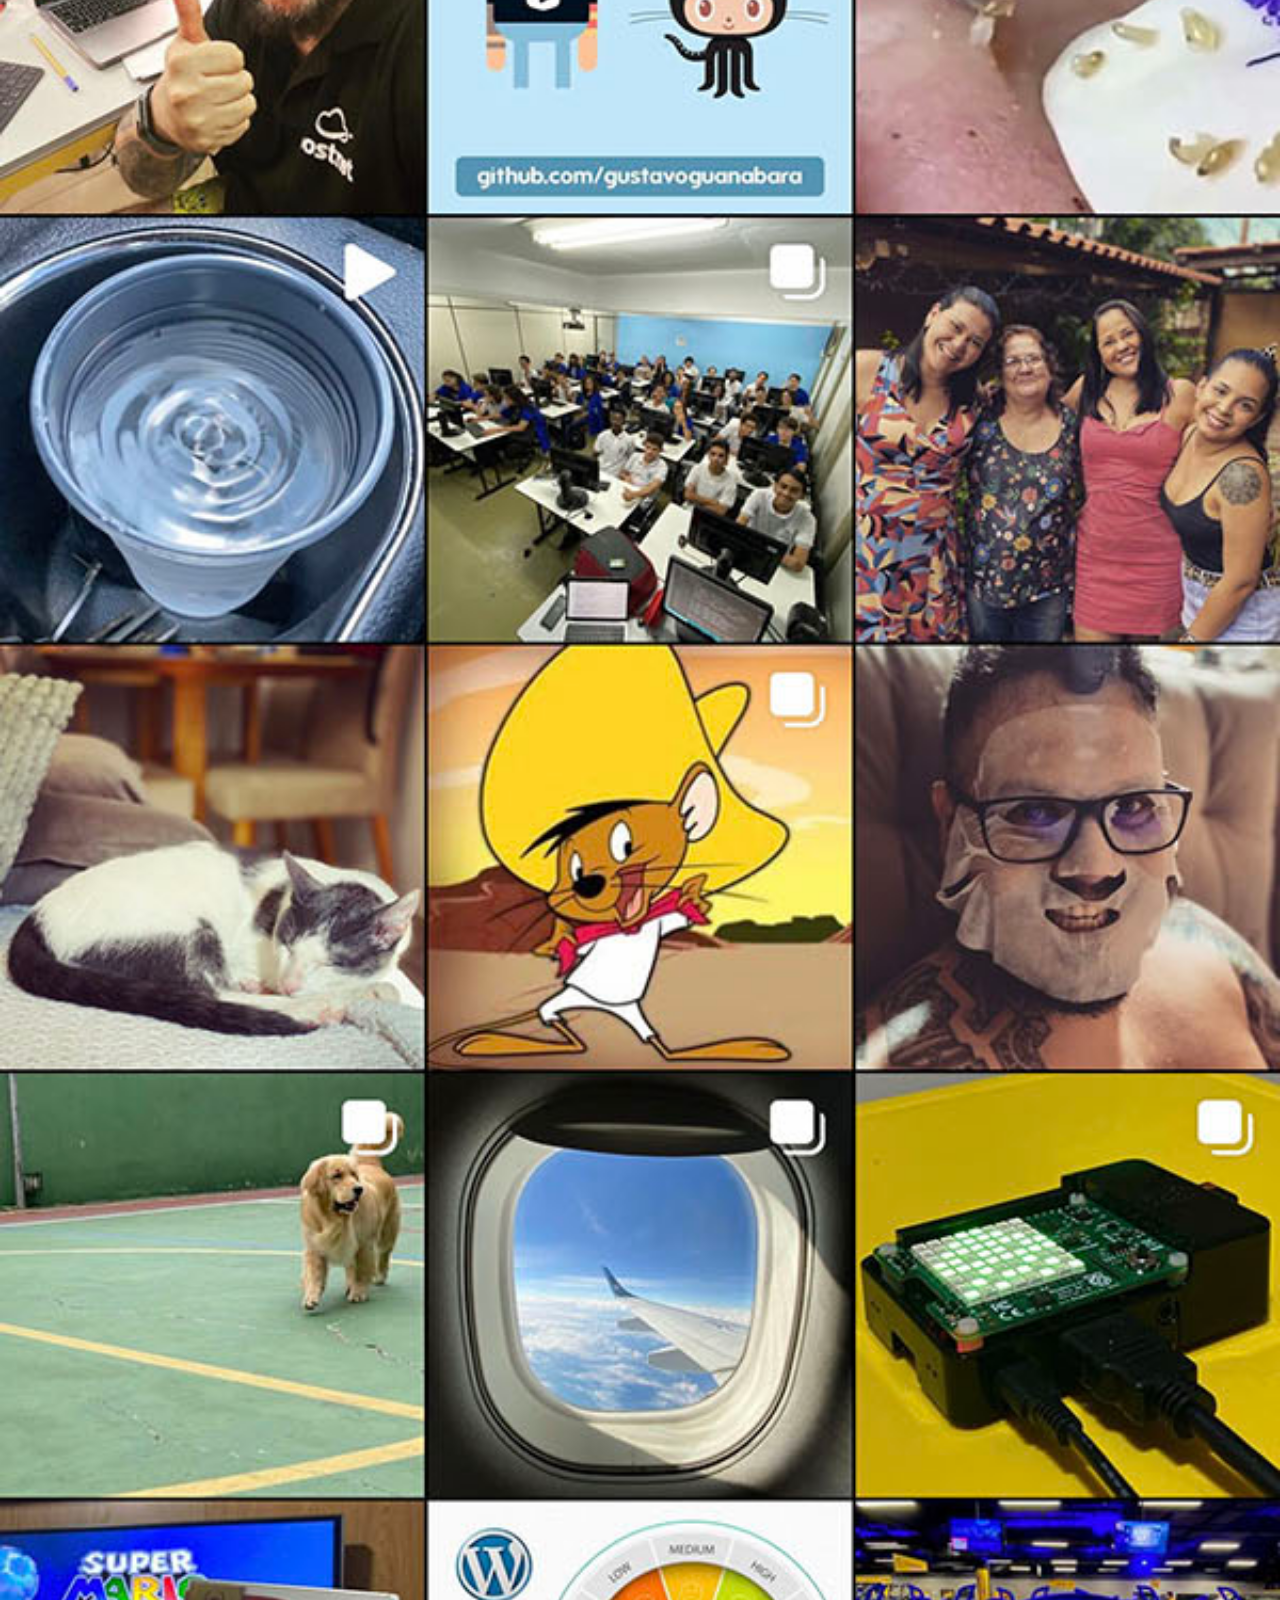
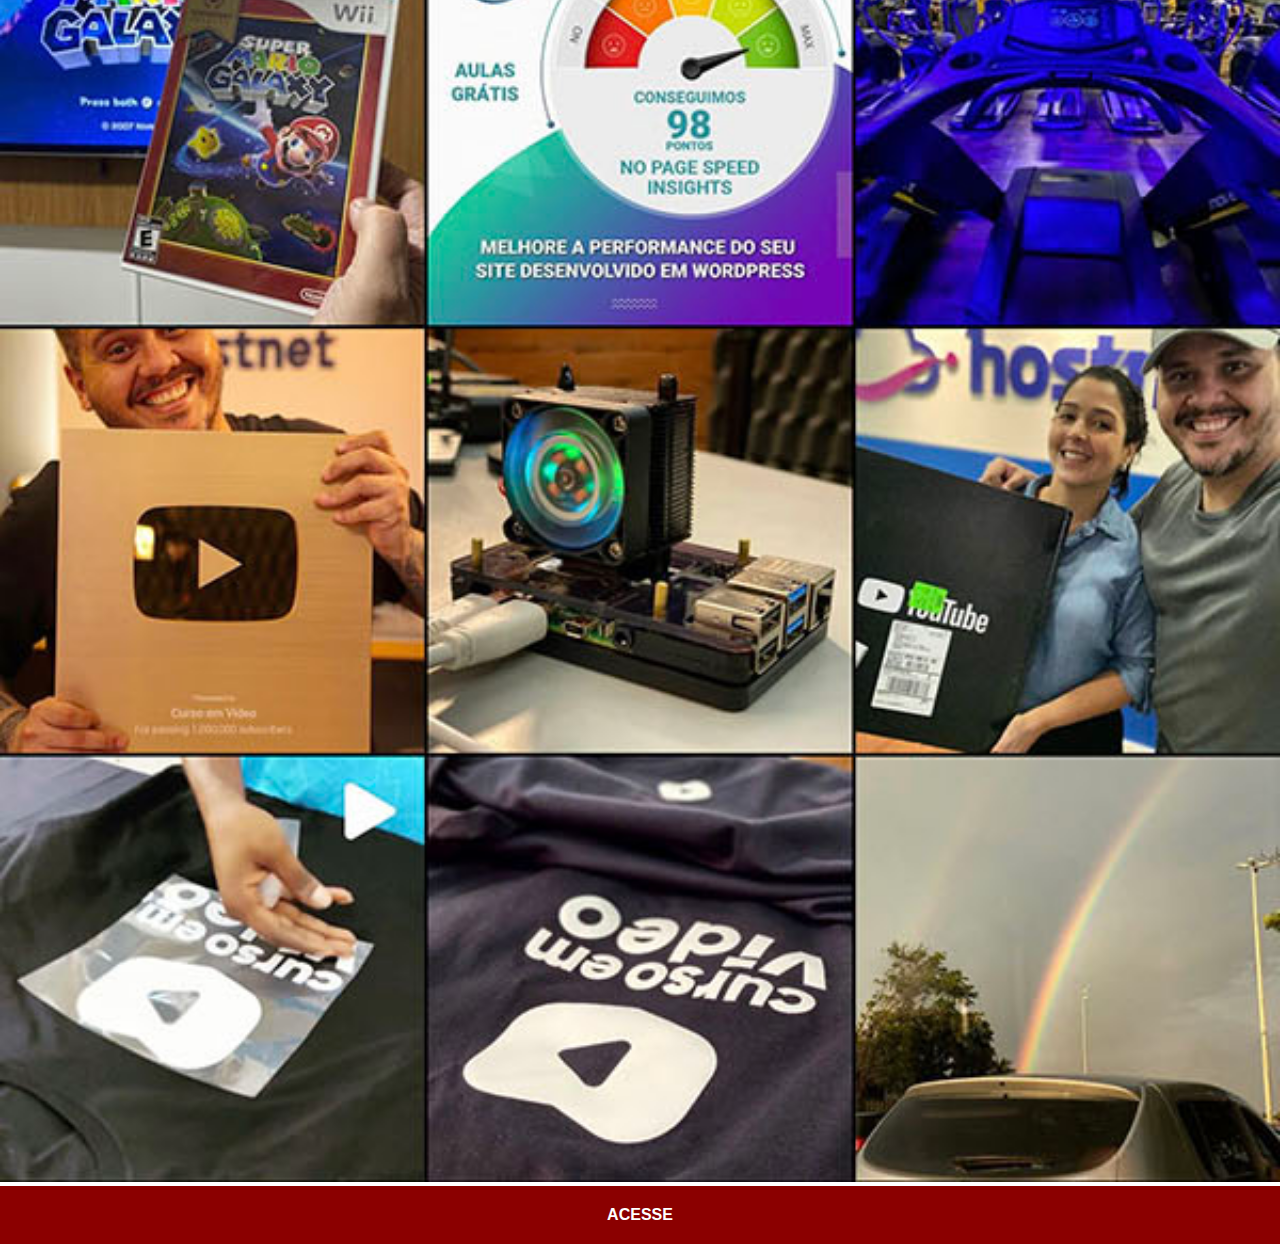
<file: instagram.html>
<!DOCTYPE html>
<html lang="en">
<head>
    <meta charset="UTF-8">
    <meta http-equiv="X-UA-Compatible" content="IE=edge">
    <meta name="viewport" content="width=device-width, initial-scale=1.0">
    <title>instagram</title>
    <link rel="stylesheet" href="estilos/social.css">
</head>
<body>
    <img src="pacote-d013/imagens/tela-instagram.jpg" alt="instagram">
    <a href="https://www.instagram.com/oficialednaldopereira/" target="_blank"> ACESSE</a>
    
</body>
</html>
</file>
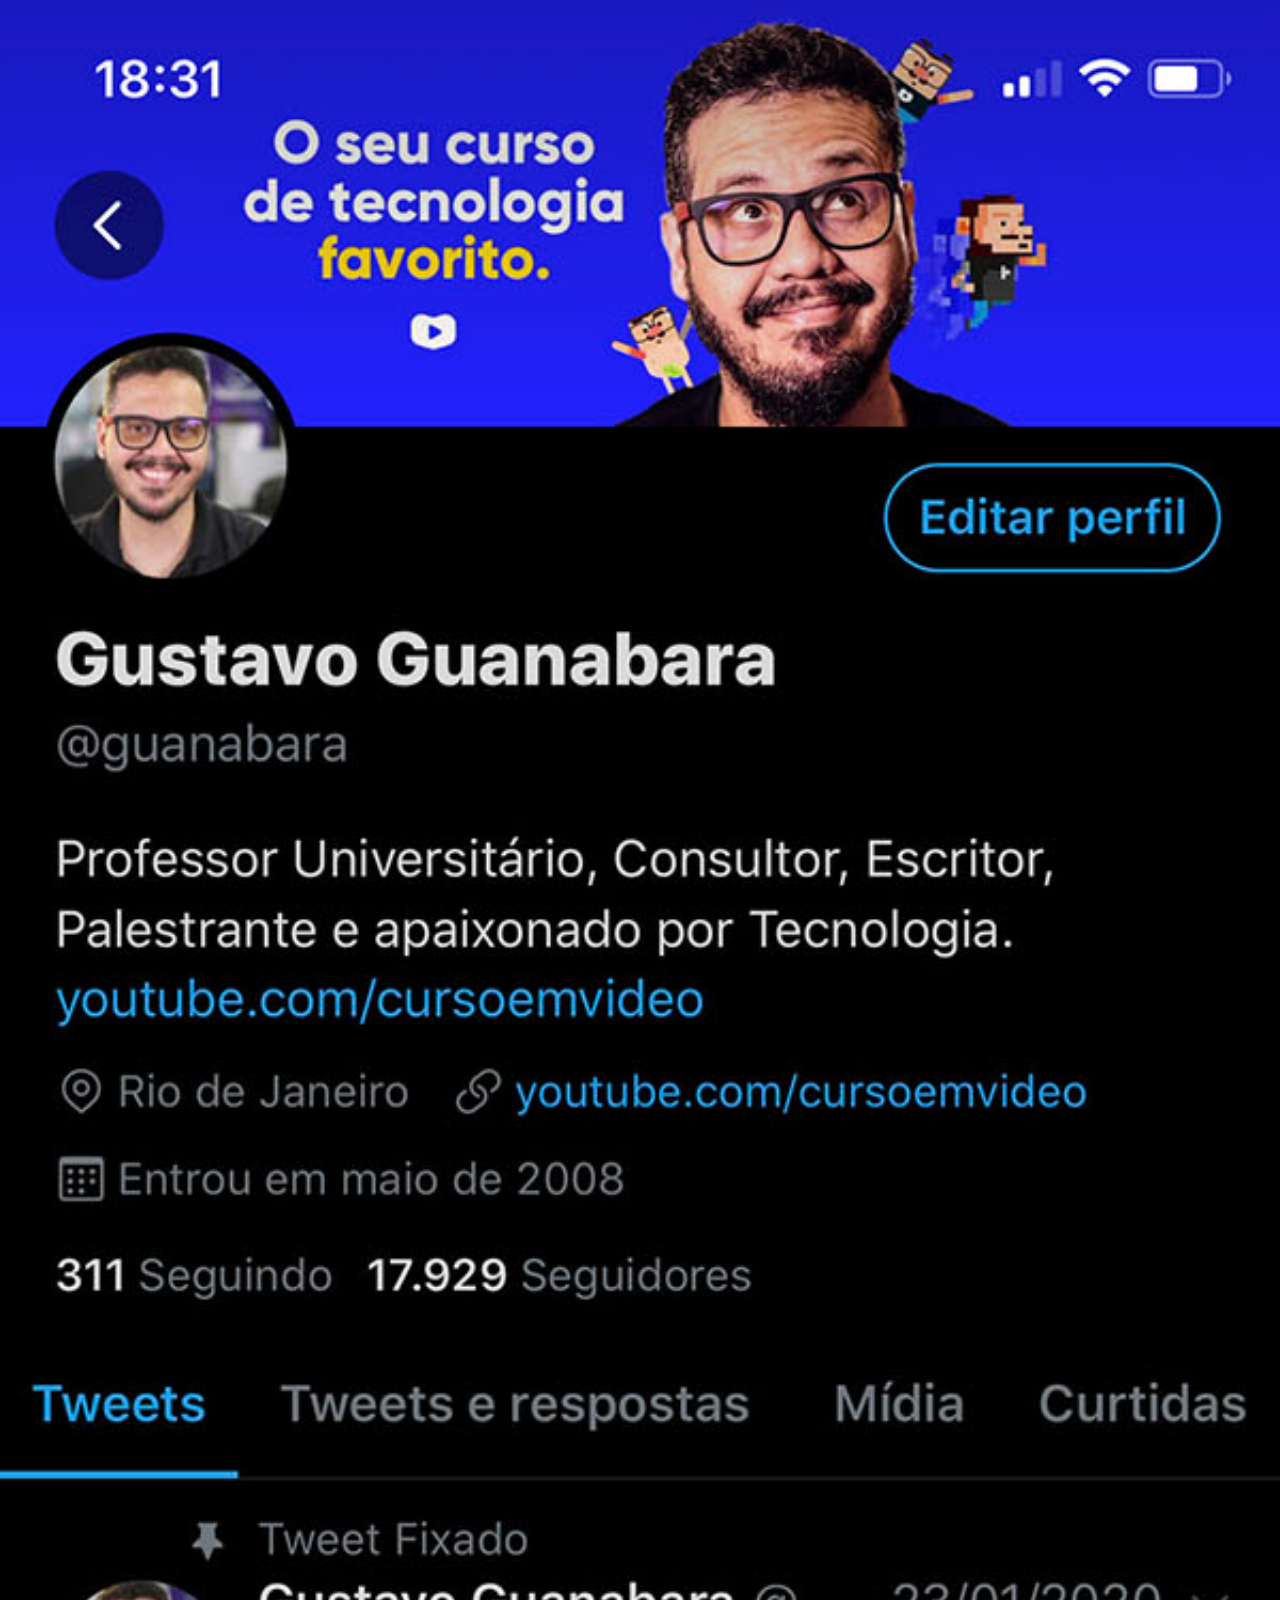
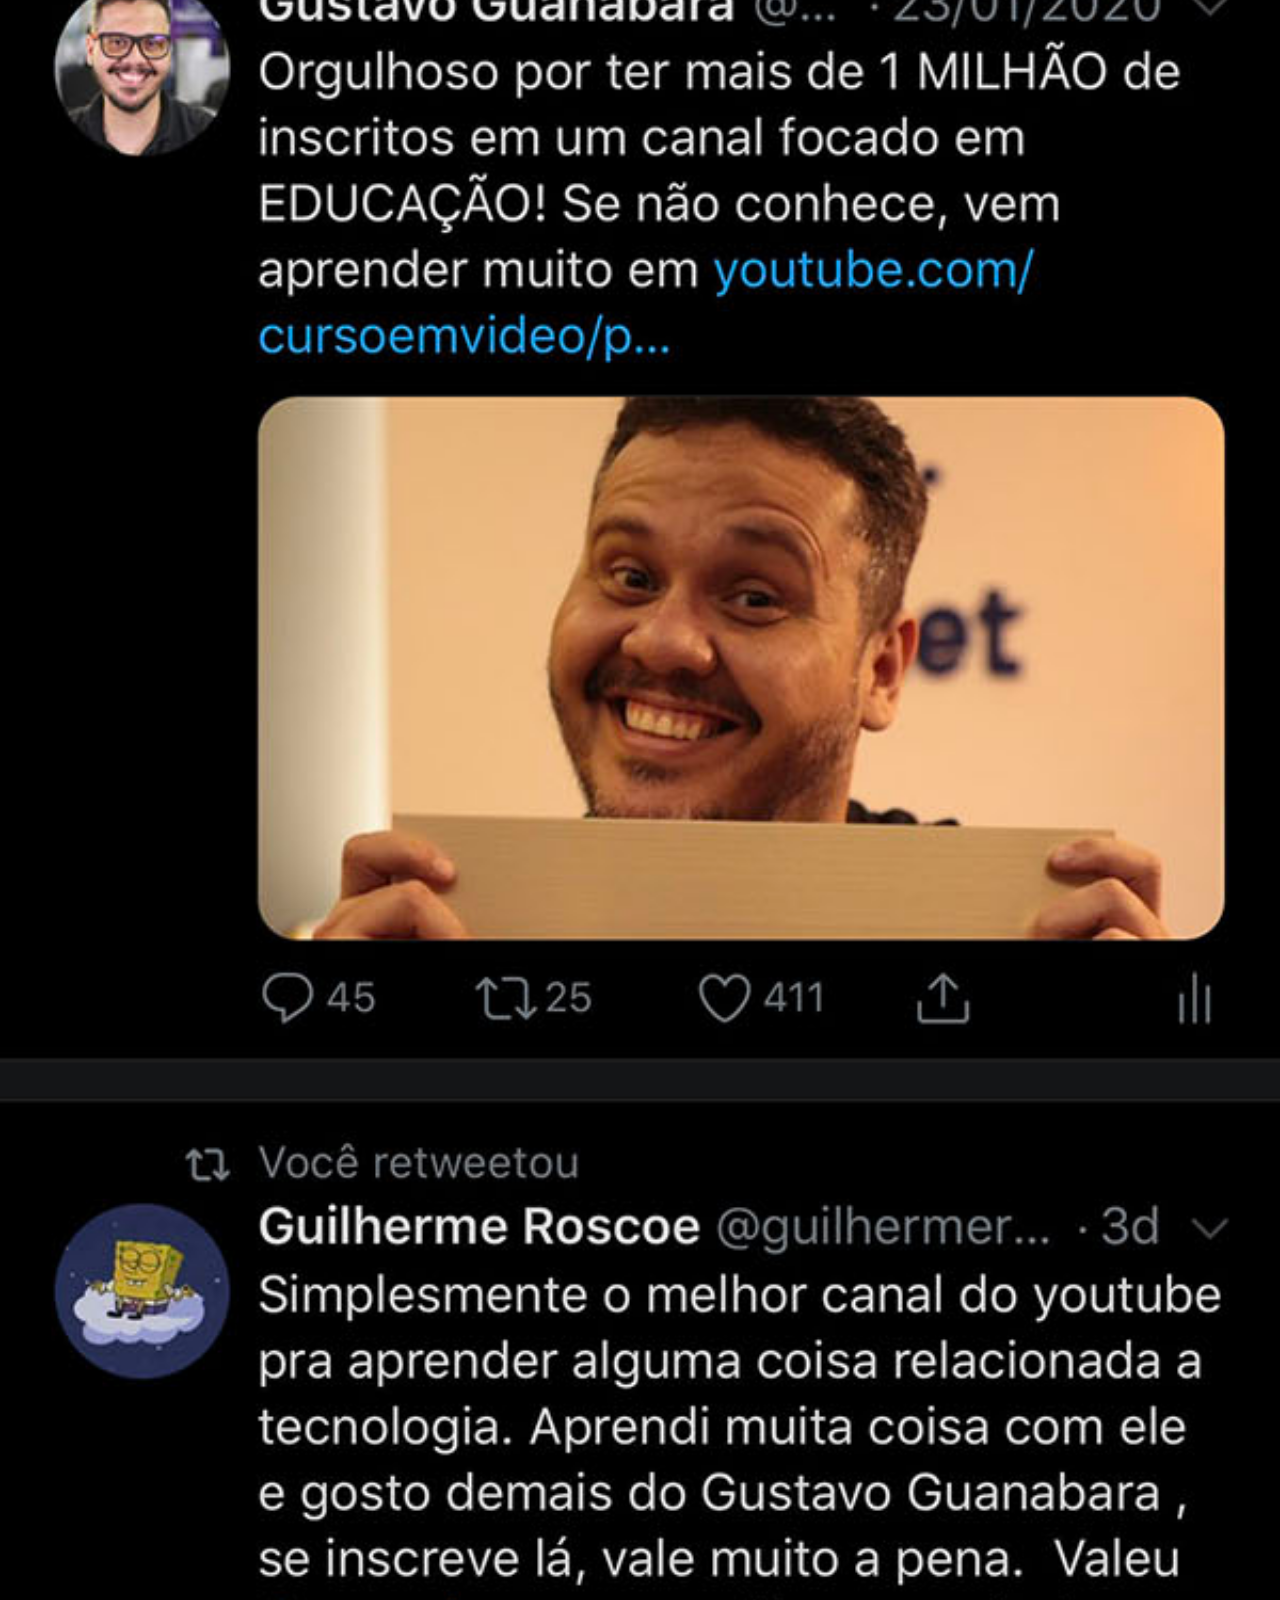
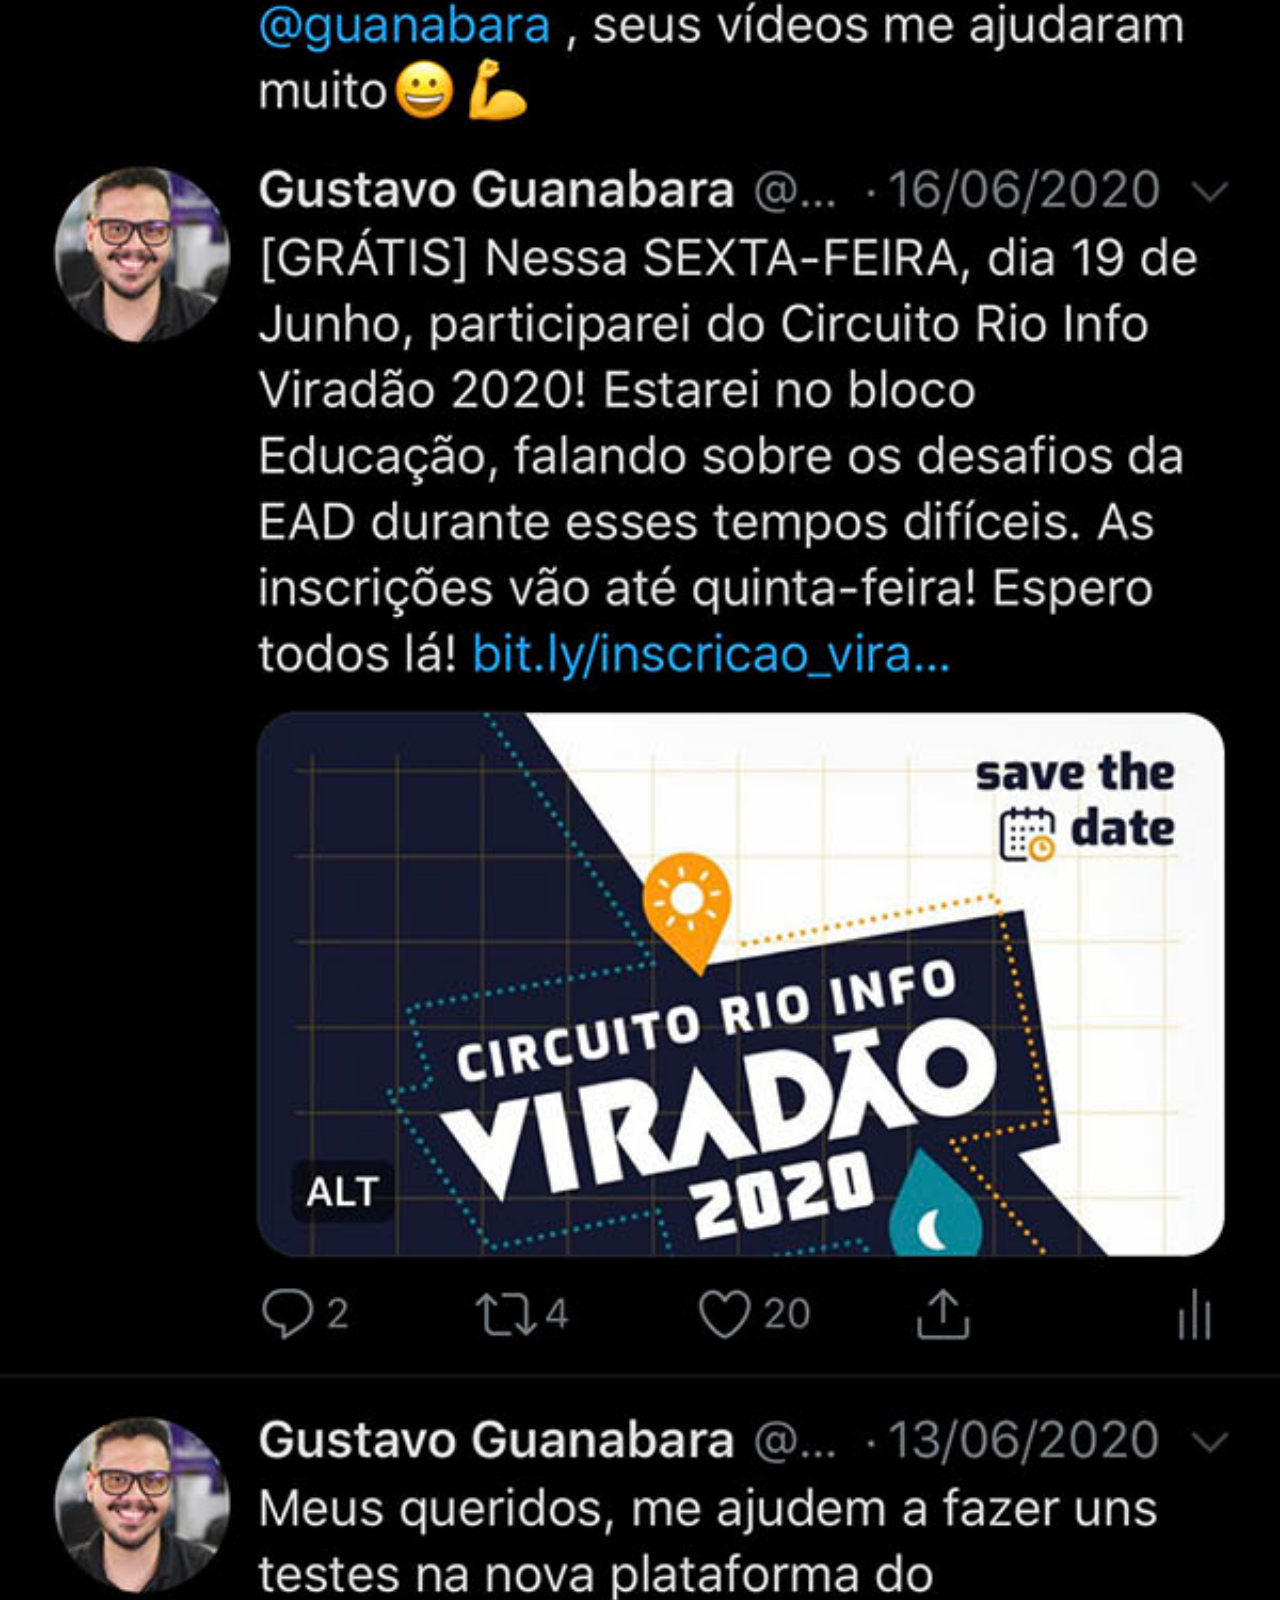
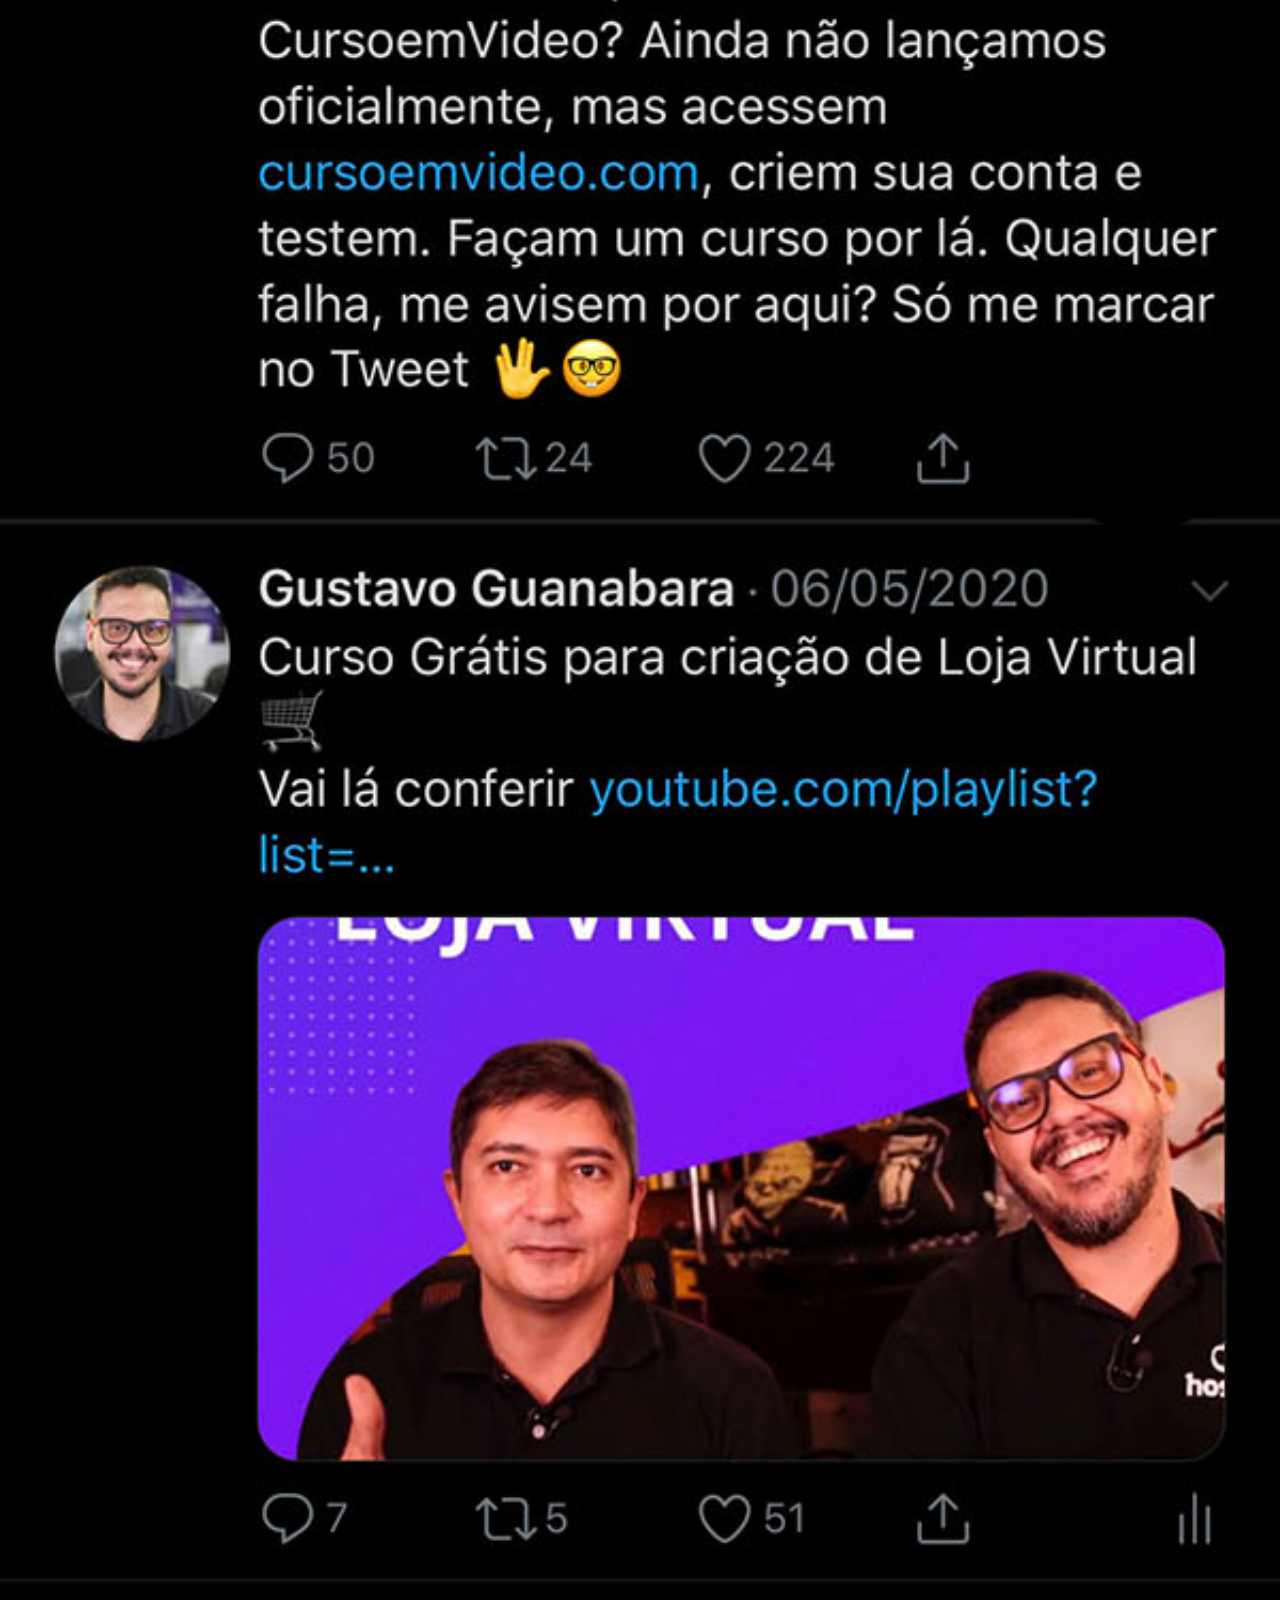
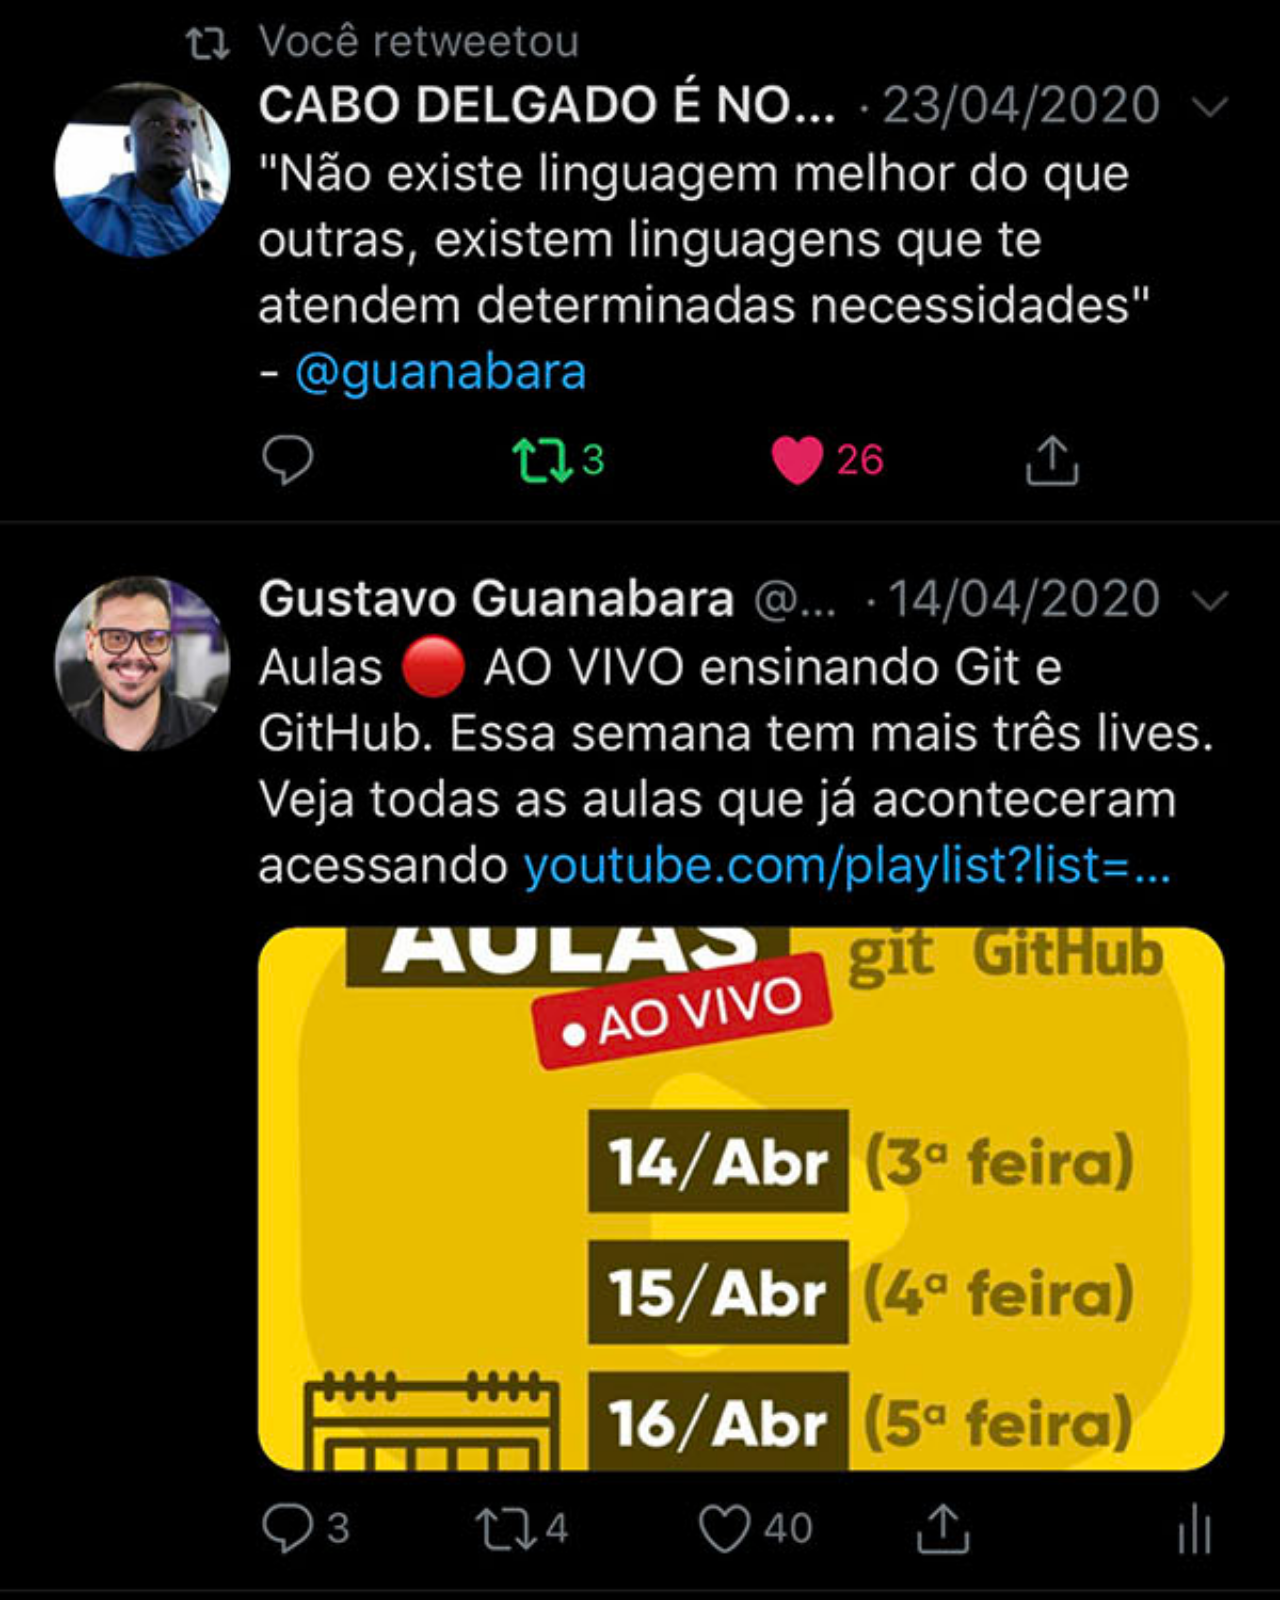
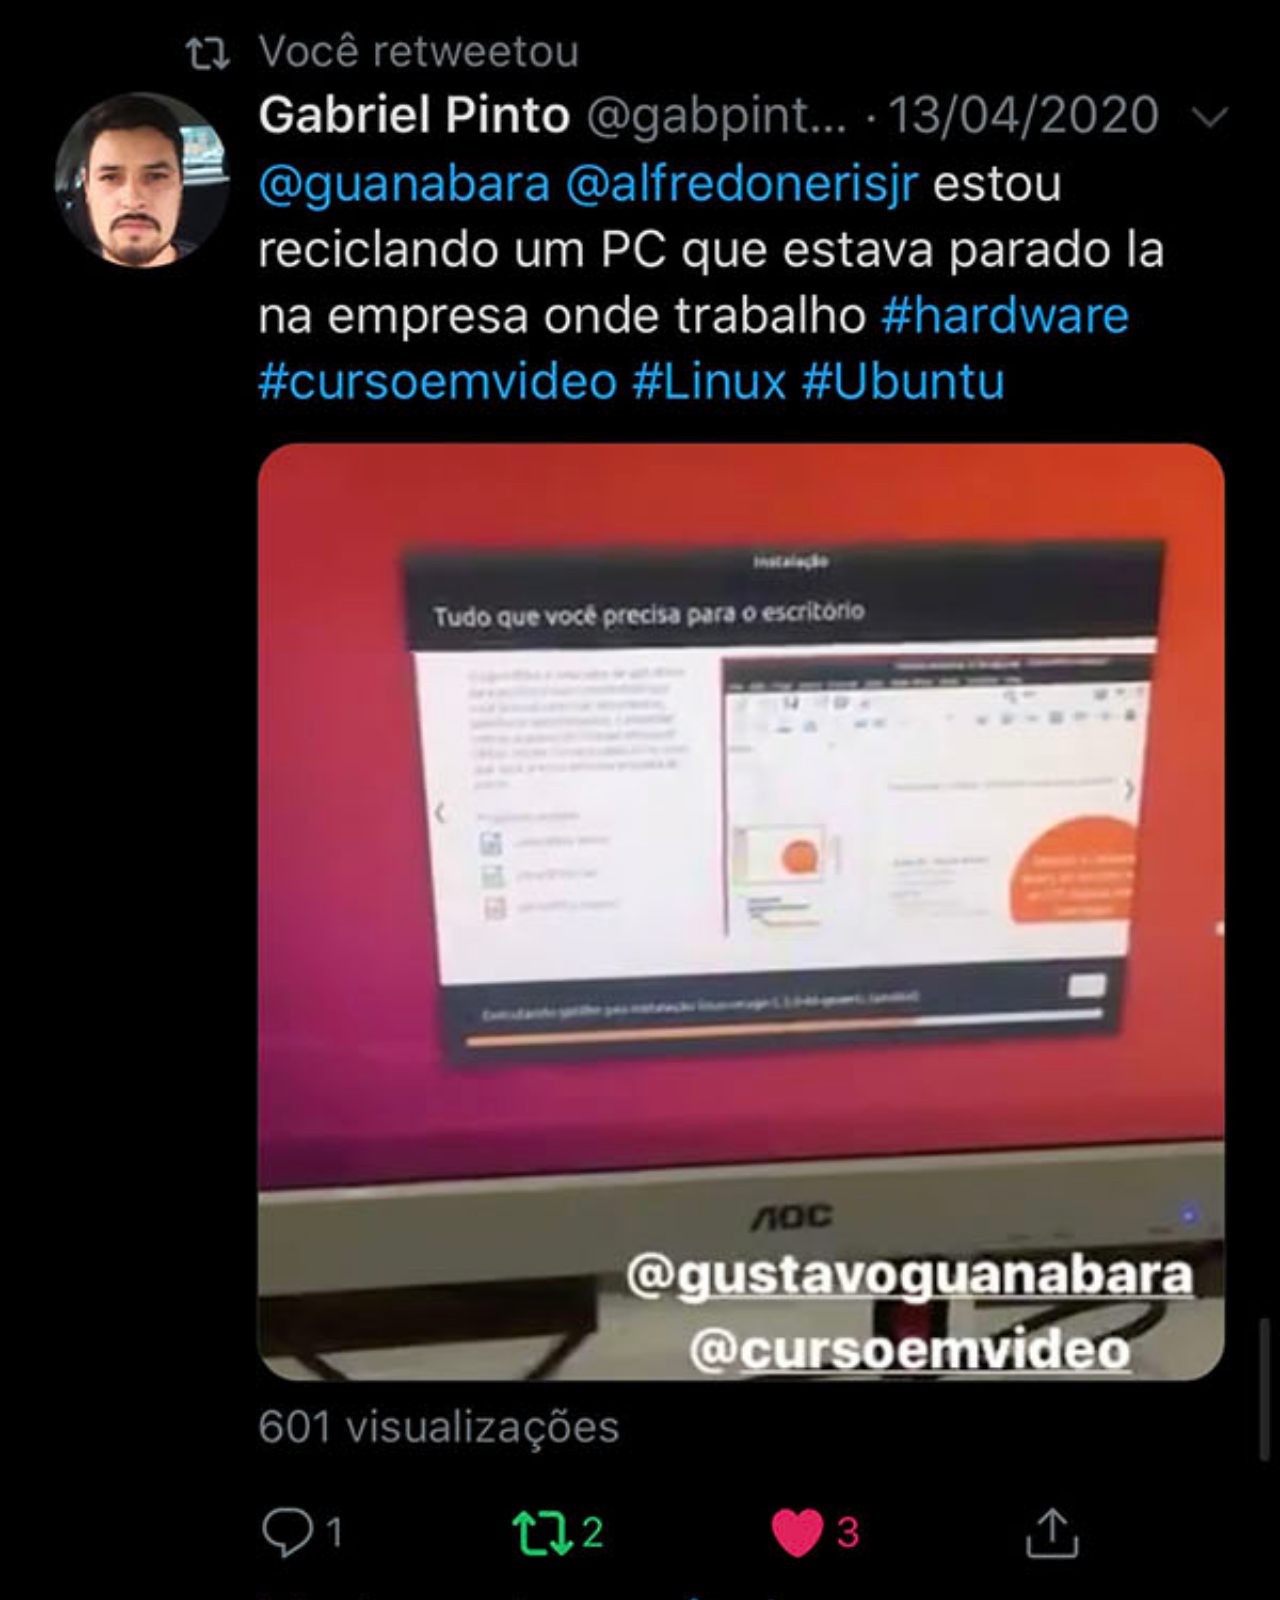
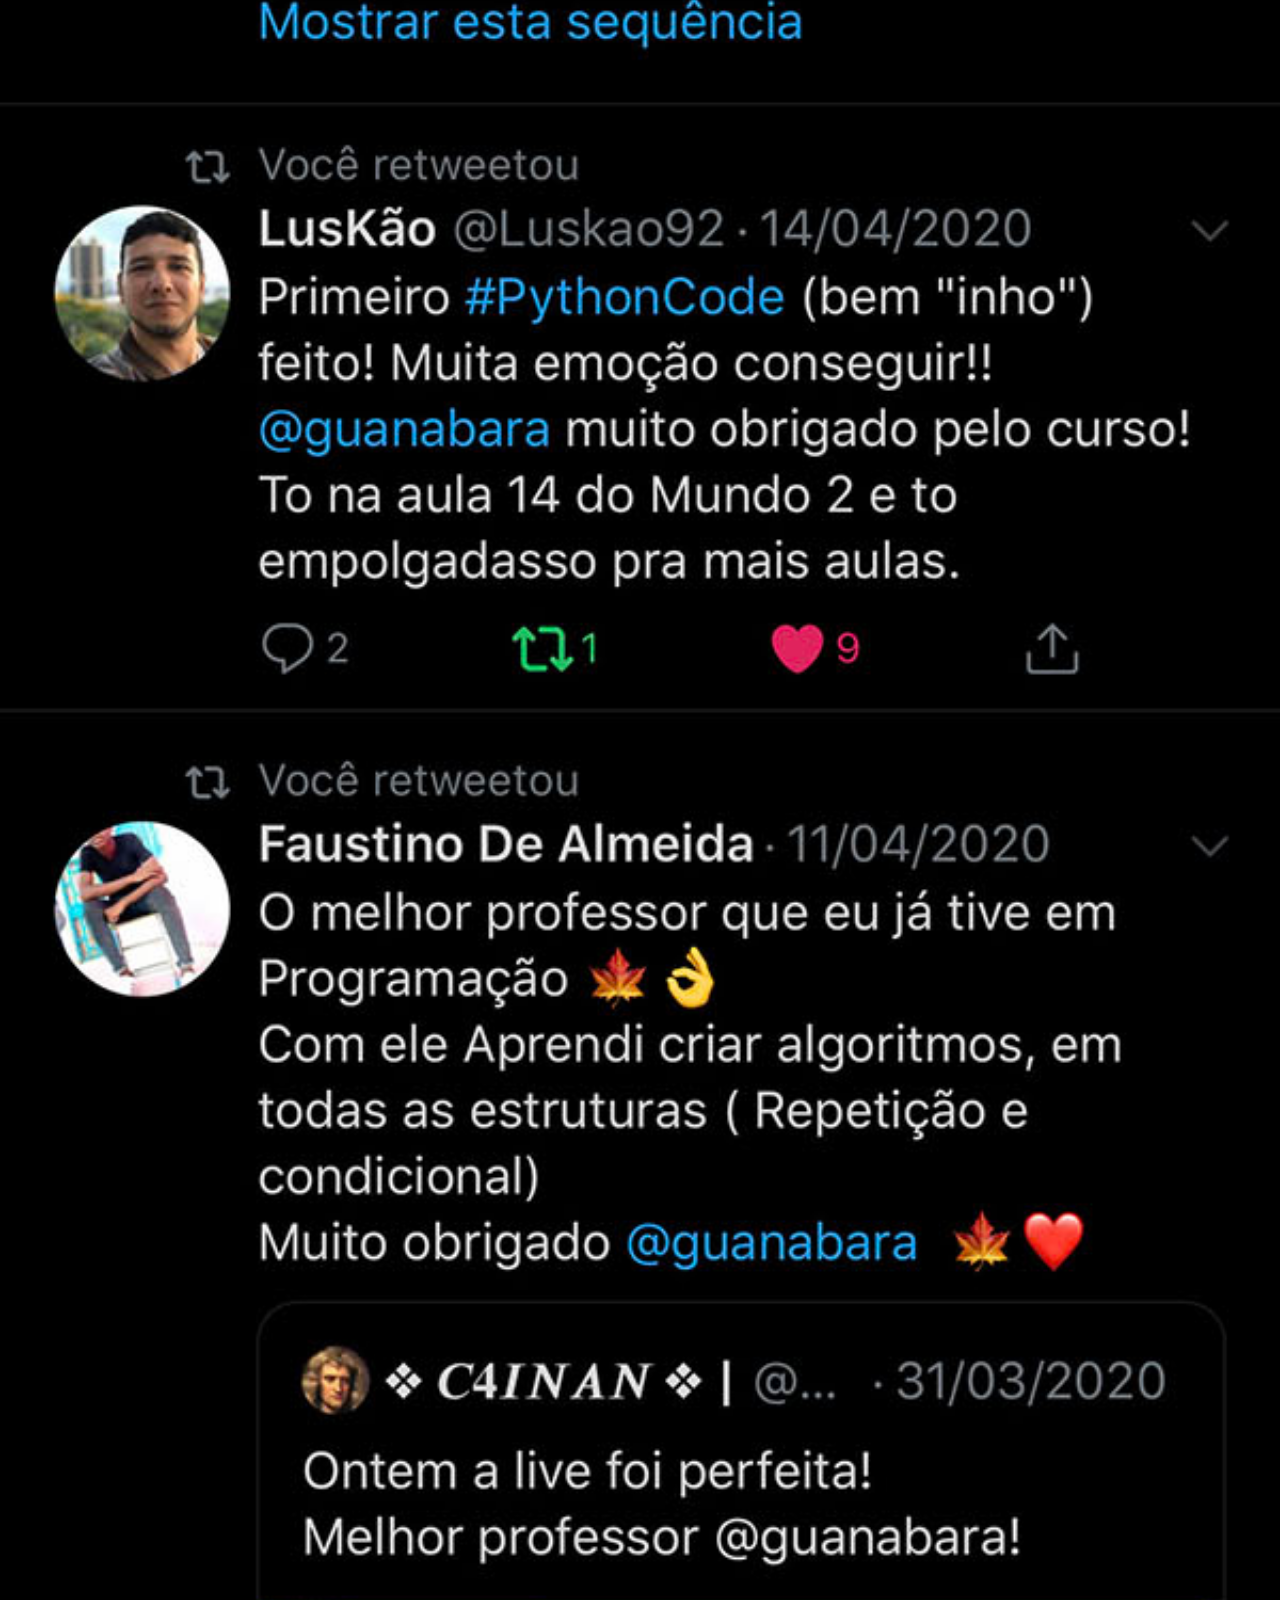
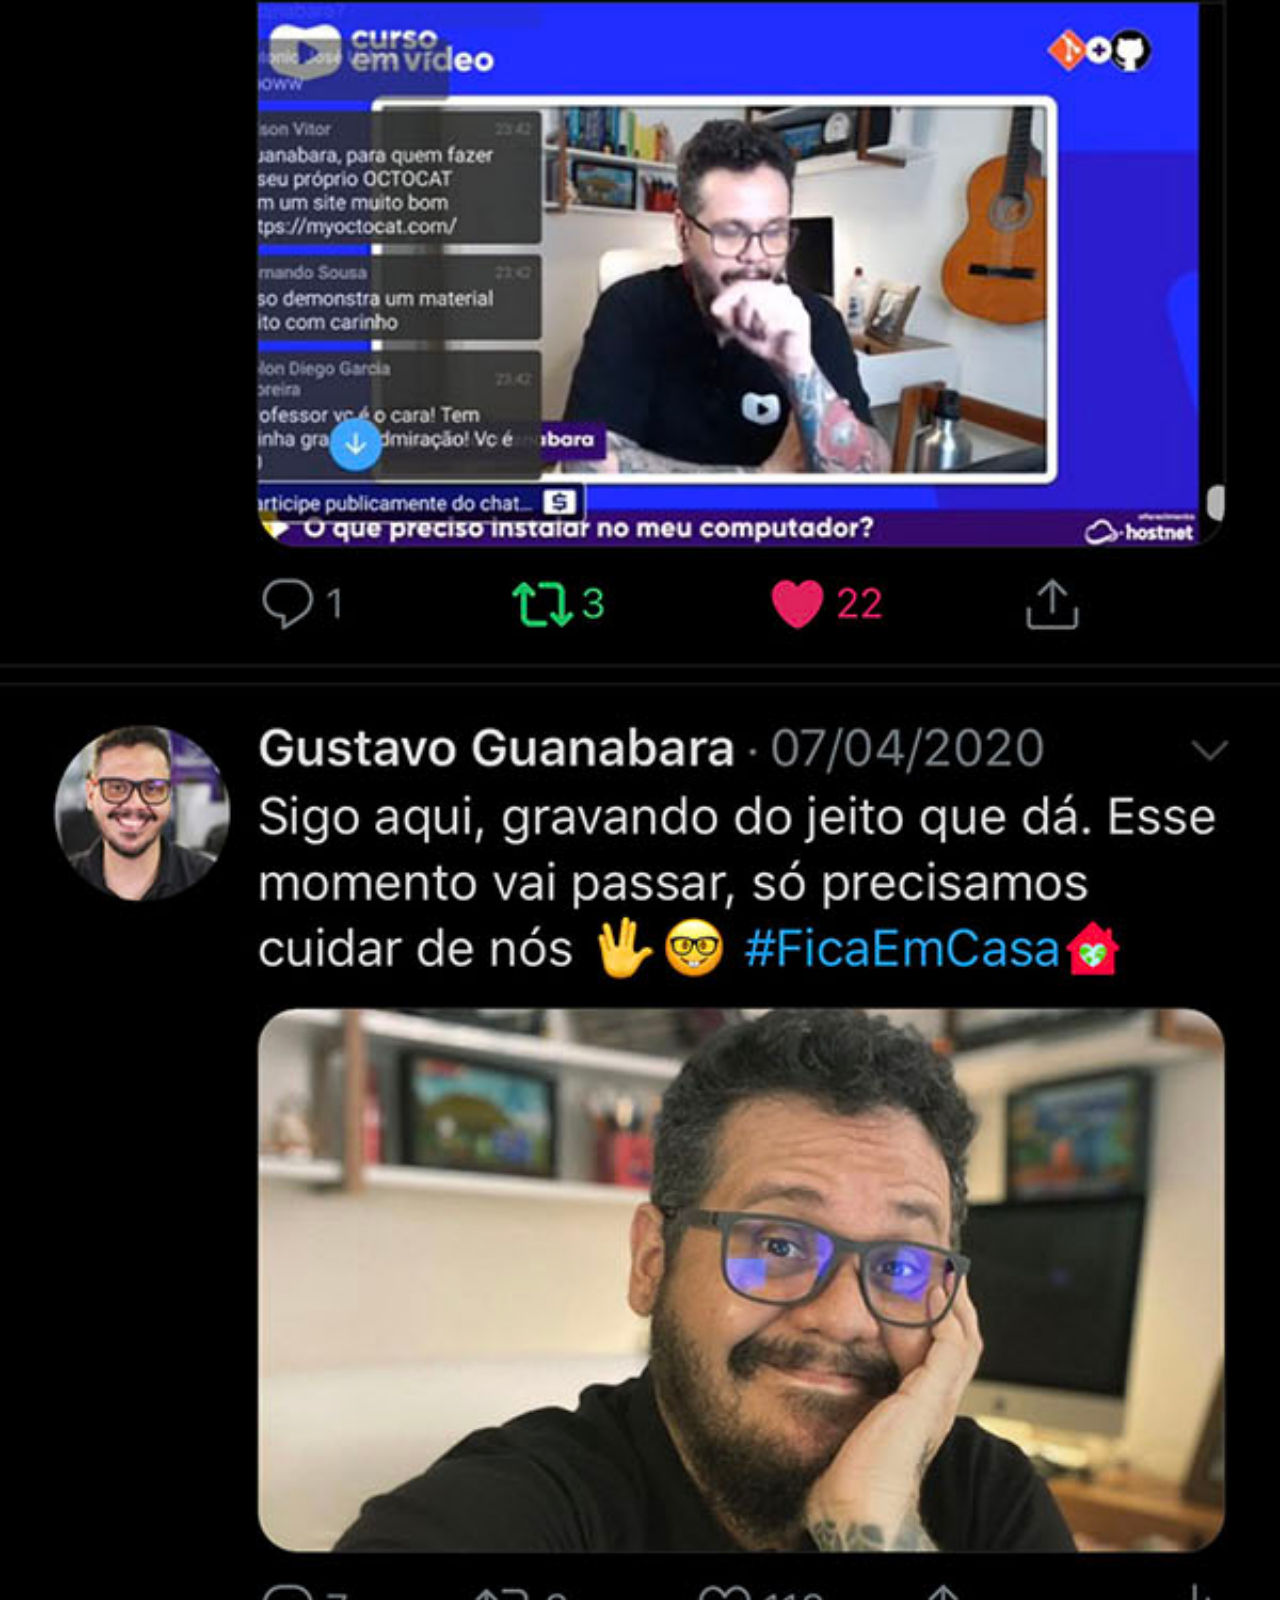
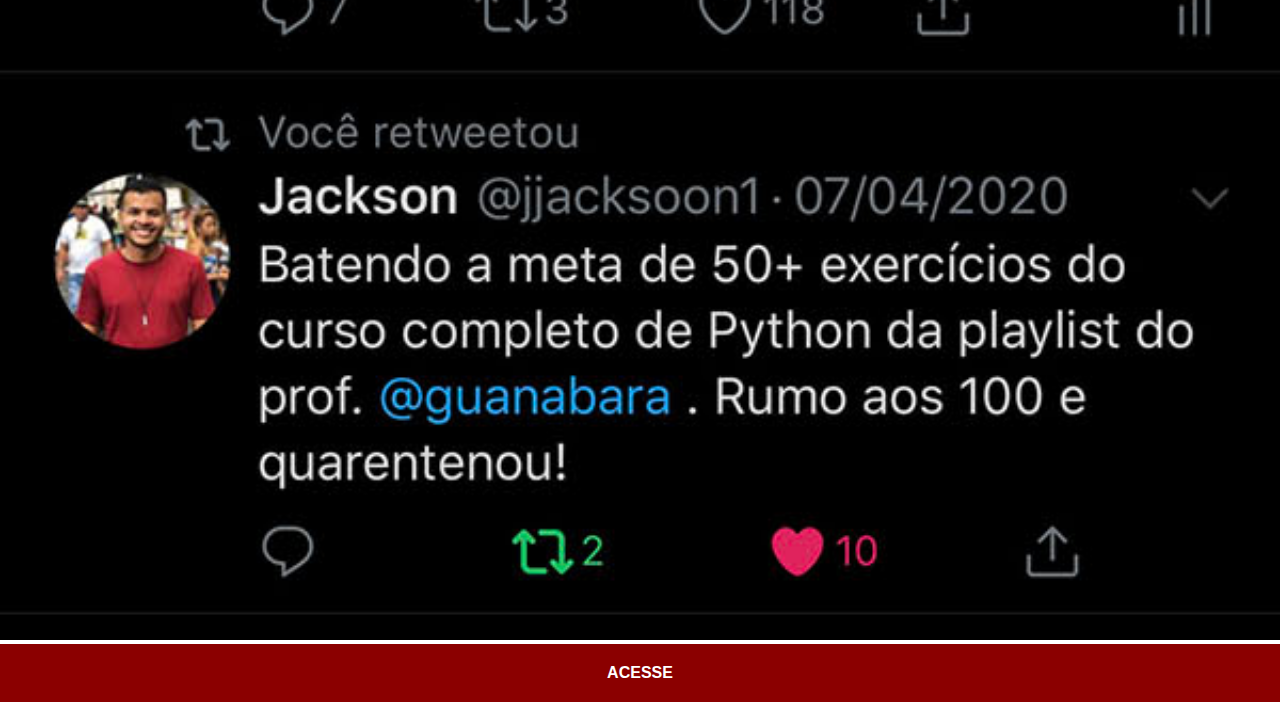
<file: twitter.html>
<!DOCTYPE html>
<html lang="en">
<head>
    <meta charset="UTF-8">
    <meta http-equiv="X-UA-Compatible" content="IE=edge">
    <meta name="viewport" content="width=device-width, initial-scale=1.0">
    <title>twitter</title>
    <link rel="stylesheet" href="estilos/social.css">
</head>
<body>
    <img src="pacote-d013/imagens/tela-twitter.jpg" alt="twitter">
    <a href="https://twitter.com/gustavoguanabara" target="_blank">ACESSE</a>
    
</body>
</html>
</file>
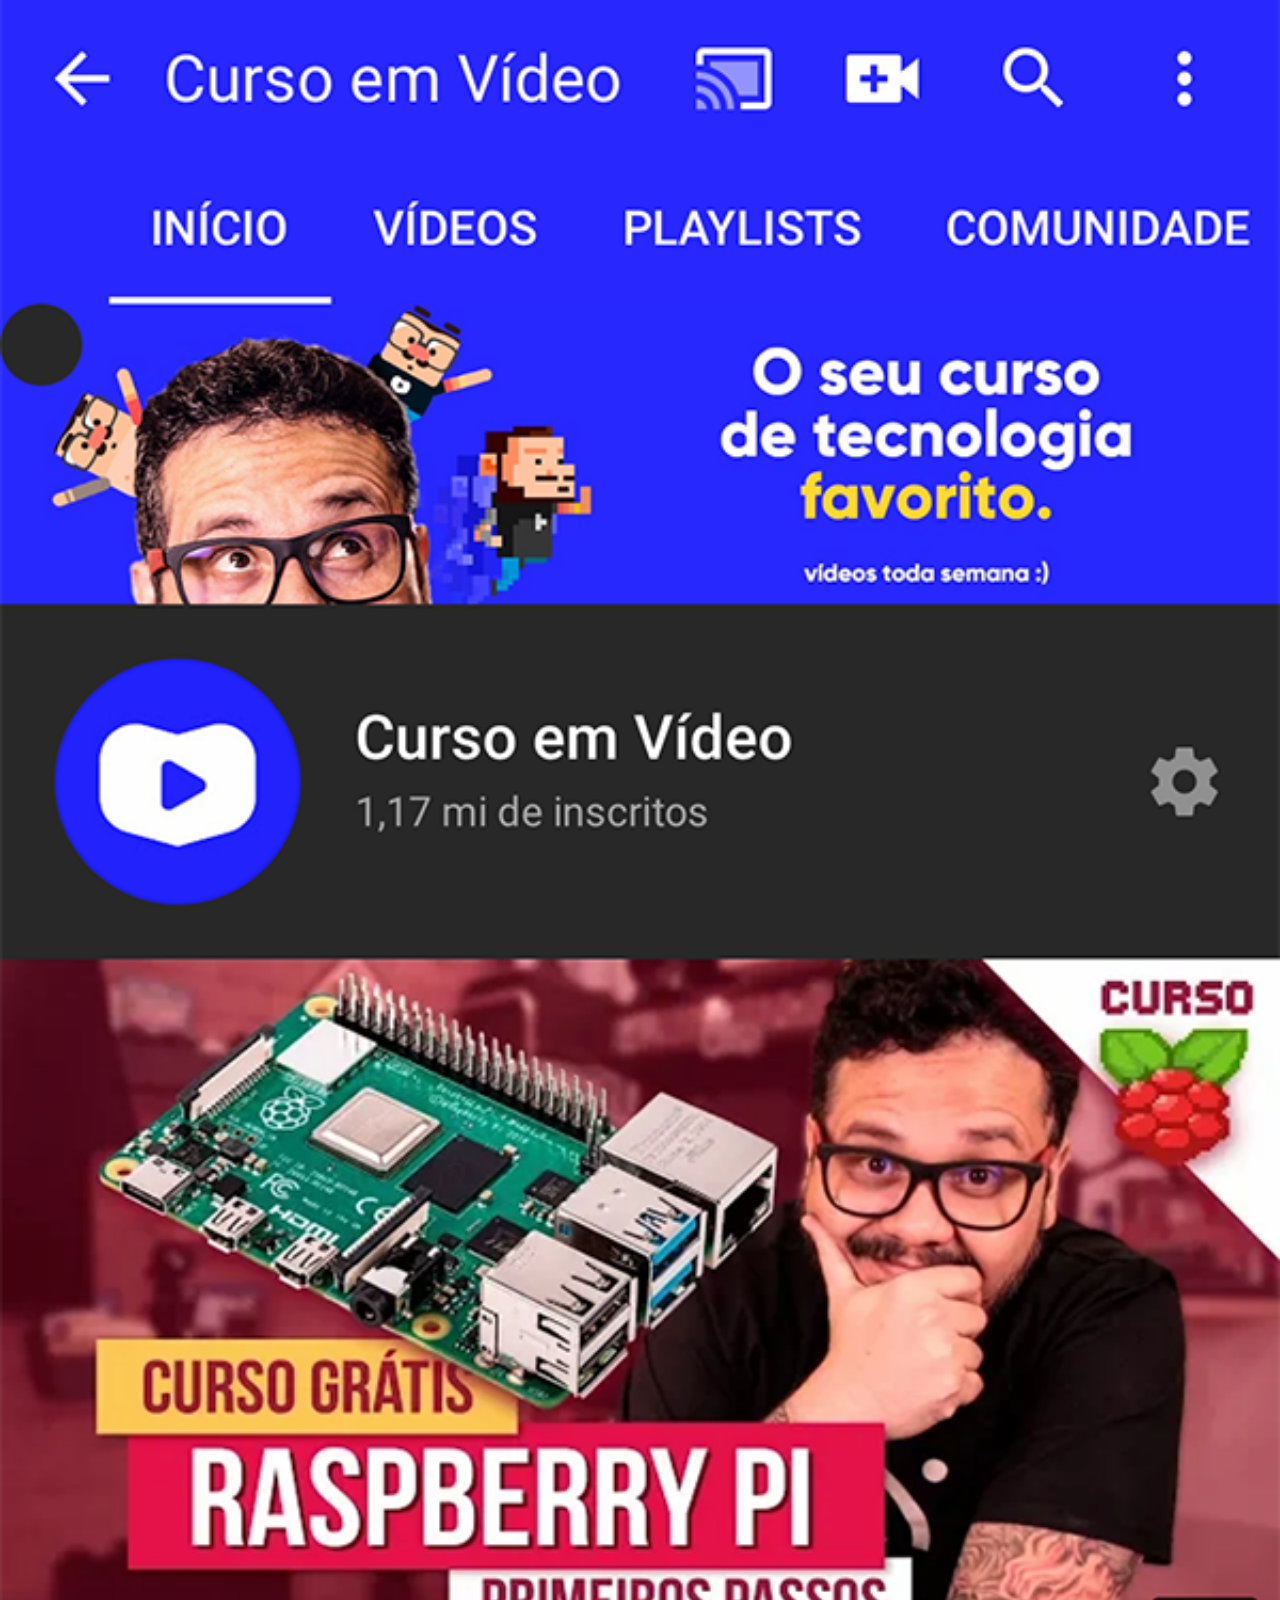
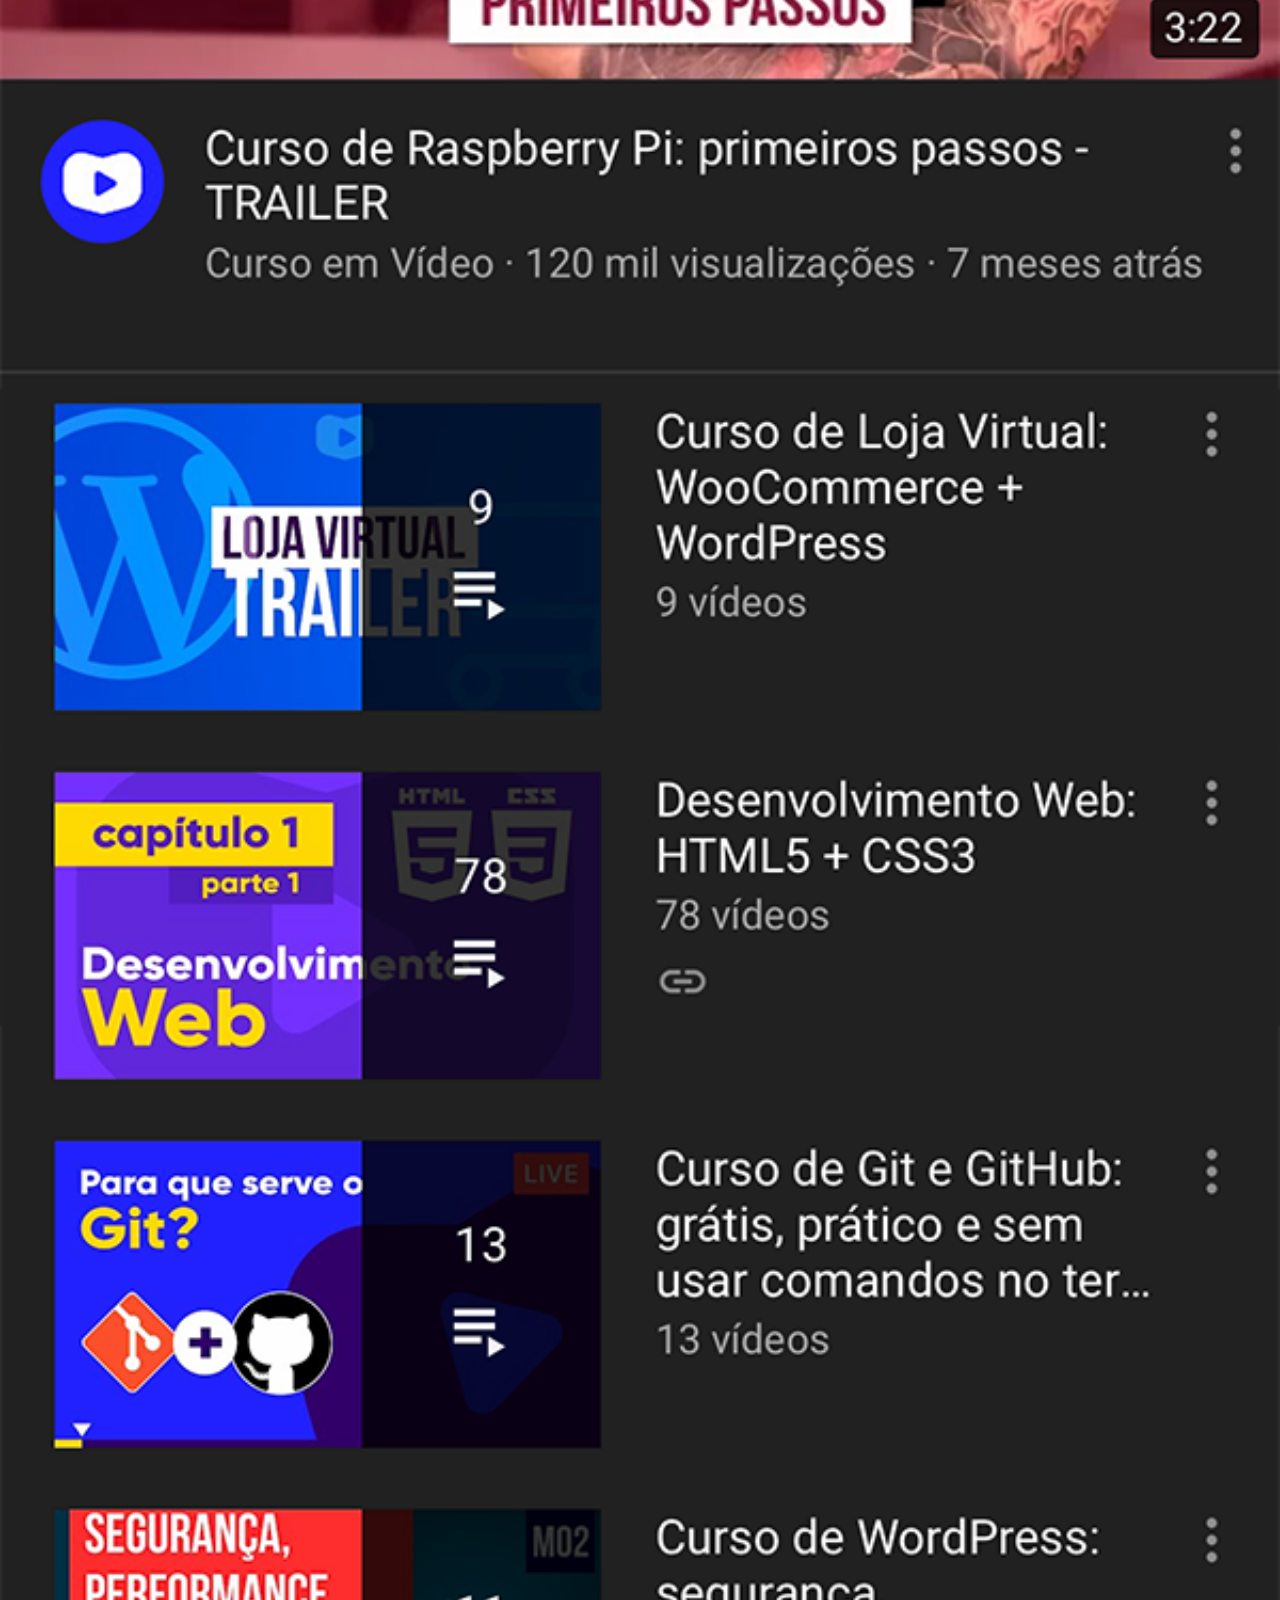
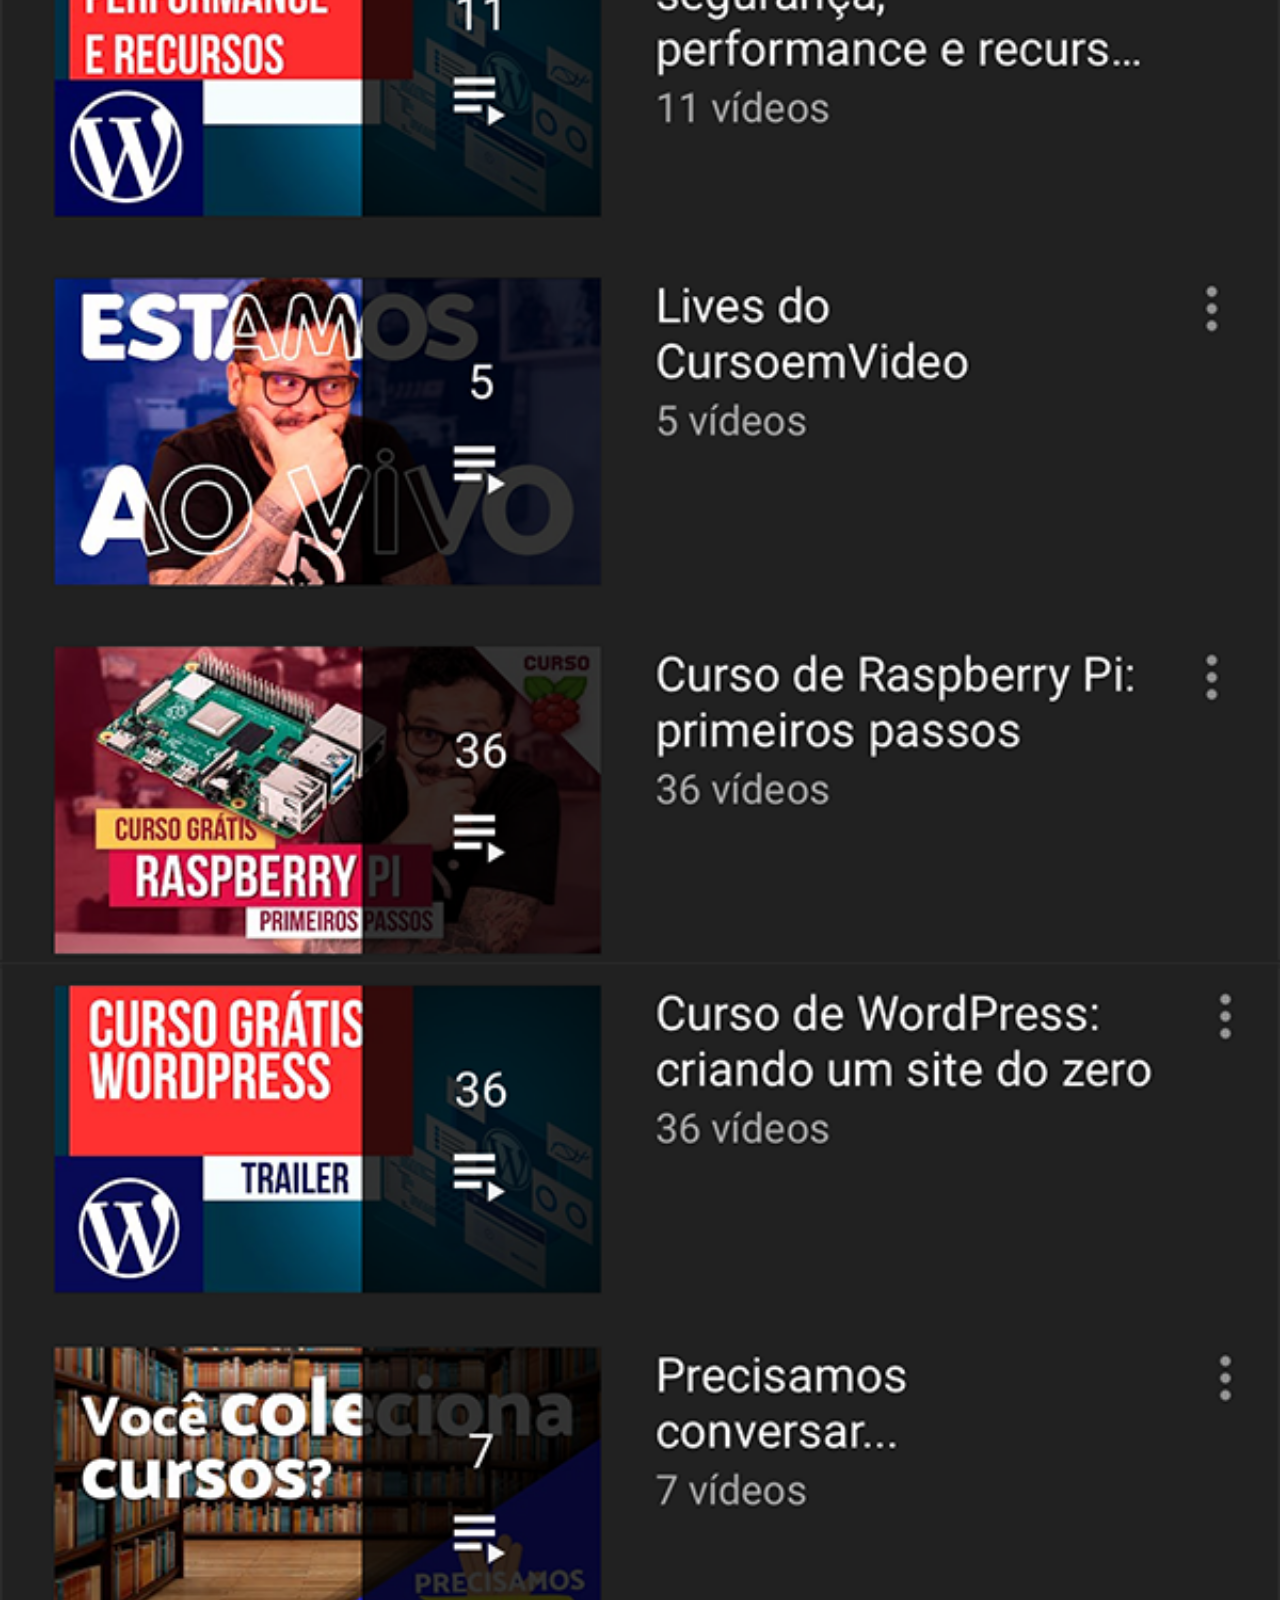
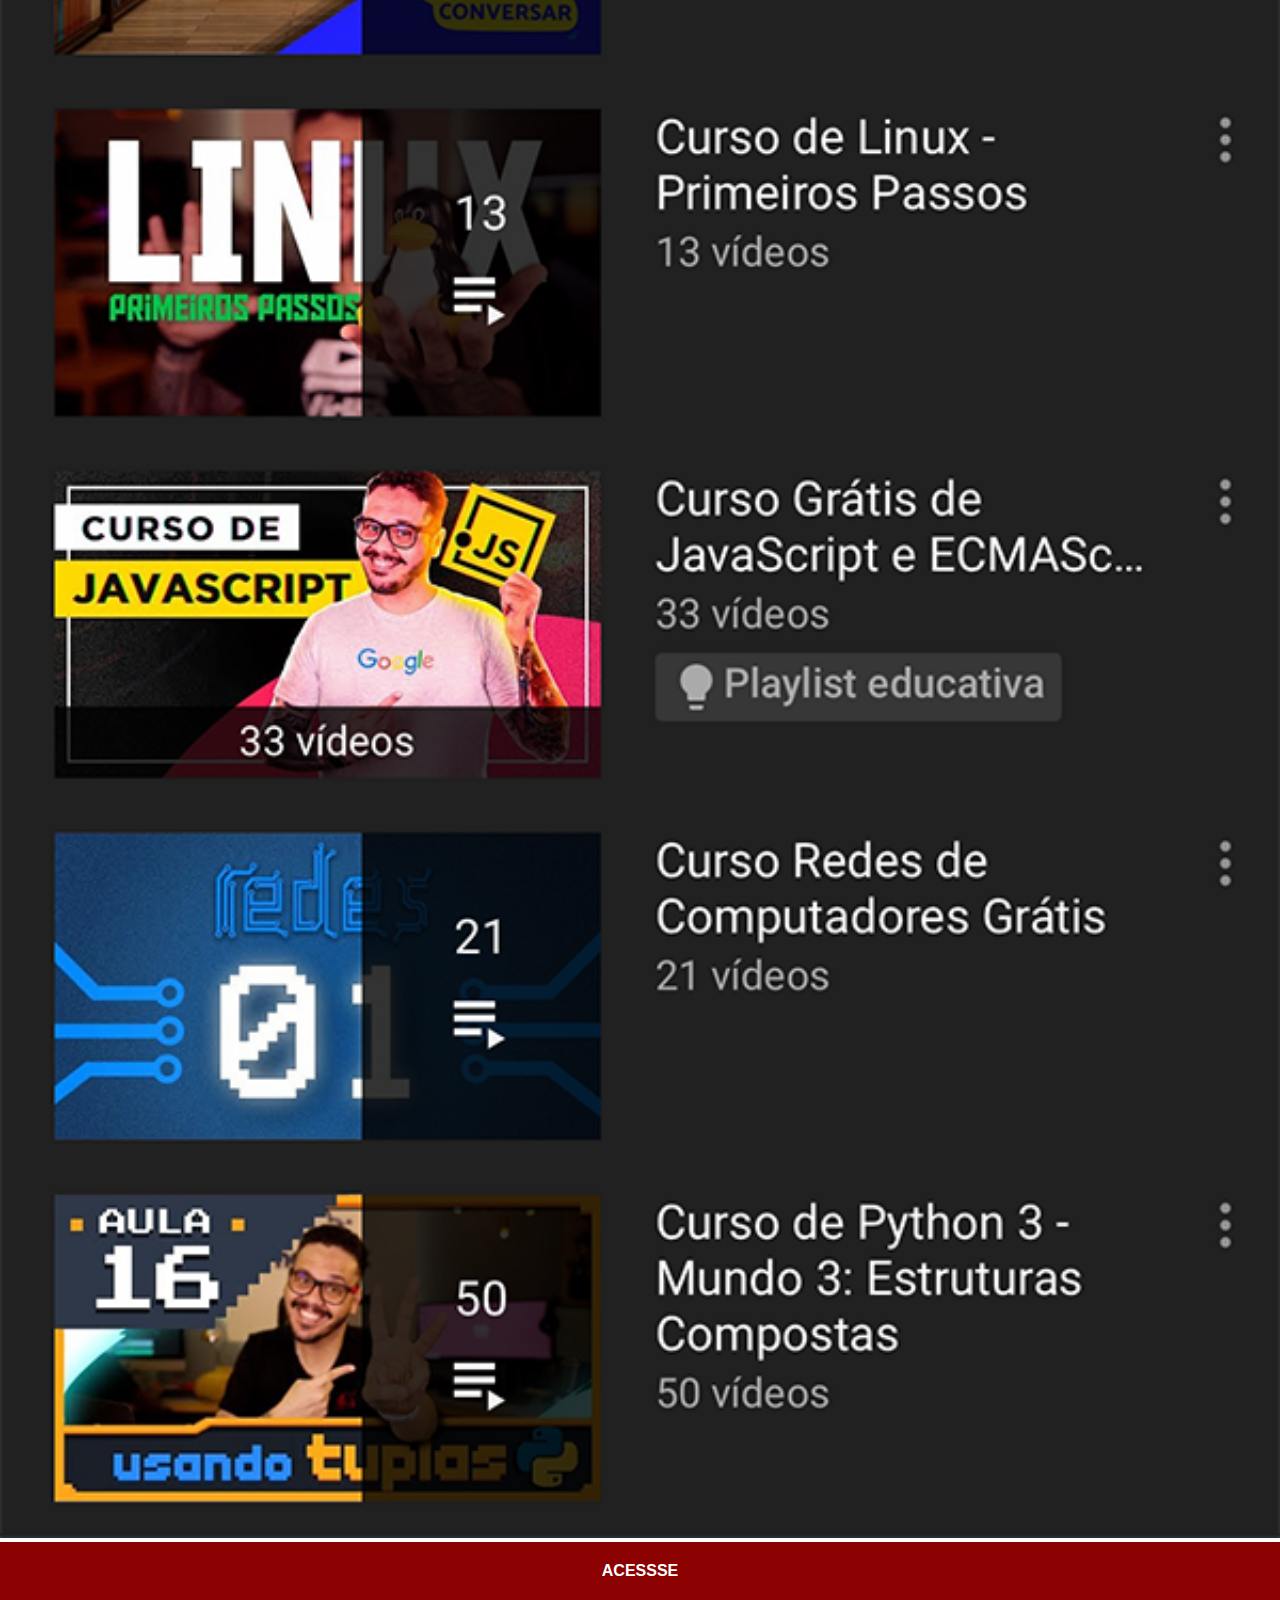
<file: youtube.html>
<!DOCTYPE html>
<html lang="pt-br">
<head>
    <meta charset="UTF-8">
    <meta http-equiv="X-UA-Compatible" content="IE=edge">
    <meta name="viewport" content="width=device-width, initial-scale=1.0">
    <title>youtube</title>
    <link rel="stylesheet" href="estilos/social.css">
</head>
<body>
    <img src="pacote-d013/imagens/tela-youtube.png" alt="youtube">
    <a href="https://www.youtube.com/@CursoemVideo" target="_blank"> ACESSSE</a>
    
</body>
</html>
</file>
<file: style.css>
@charset "UTF-8";
*{
    margin: 0px;
    padding: 0px;
    font-family: Arial, Helvetica, sans-serif;
}

html, body{
    height: 100vh;
    width: 100vw;
    background-color: black;
}
body{
    background: url(pacote-d013/imagens/fundo-madeira.jpg) no-repeat top center;
    background-size: cover;
    background-attachment: fixed;
}

main{
    height: 100vh;
    position: relative;
    
}
section#telefone{
    position: absolute;
    top: 50%;
    left:50%;
    transform: translate(-50%, -50%);

    height: 627px;
    width: 311px;
    background: url(pacote-d013/imagens/frame-iphone.png)
    no-repeat;
}
iframe#tela{
    position: relative;
    top: 80px;
    left: 22px;
    width: 267px;
    height: 471px;
}
section#redes-sociais{
    text-align: right;
}
section#redes-sociais img{
    width: 50px;
    margin: 10px;
    border-radius: 50%;
    box-shadow: 2px 2px 5px rgba(0, 0, 0, 0.400);
    box-sizing: border-box;
}
section#redes-sociais img:hover{
    border: 2px solid rgba(255, 255, 255, 0.795);
    transform: translate(-3px, -3px);
    box-shadow: 5px 5px 5px rgba(0, 0, 0, 0.836);
    transition: transform .3s, border 1s;
}
</file>
<file: estilos/social.css>
@charset "UTF-8";
*{
    margin: 0px;
    padding: 0px;
    font-family: Arial, Helvetica, sans-serif;
}
::-webkit-scrollbar{
    width: 0px;
    height: 0px;
}
img{
    width: 100vw;
}
a{
    display: block;
    background-color: darkred;
    color: white;
    padding: 20px;
    text-align: center;
    font-weight: bolder;
    text-decoration: none;
}
a:hover{
    background-color: red;
}
</file>
